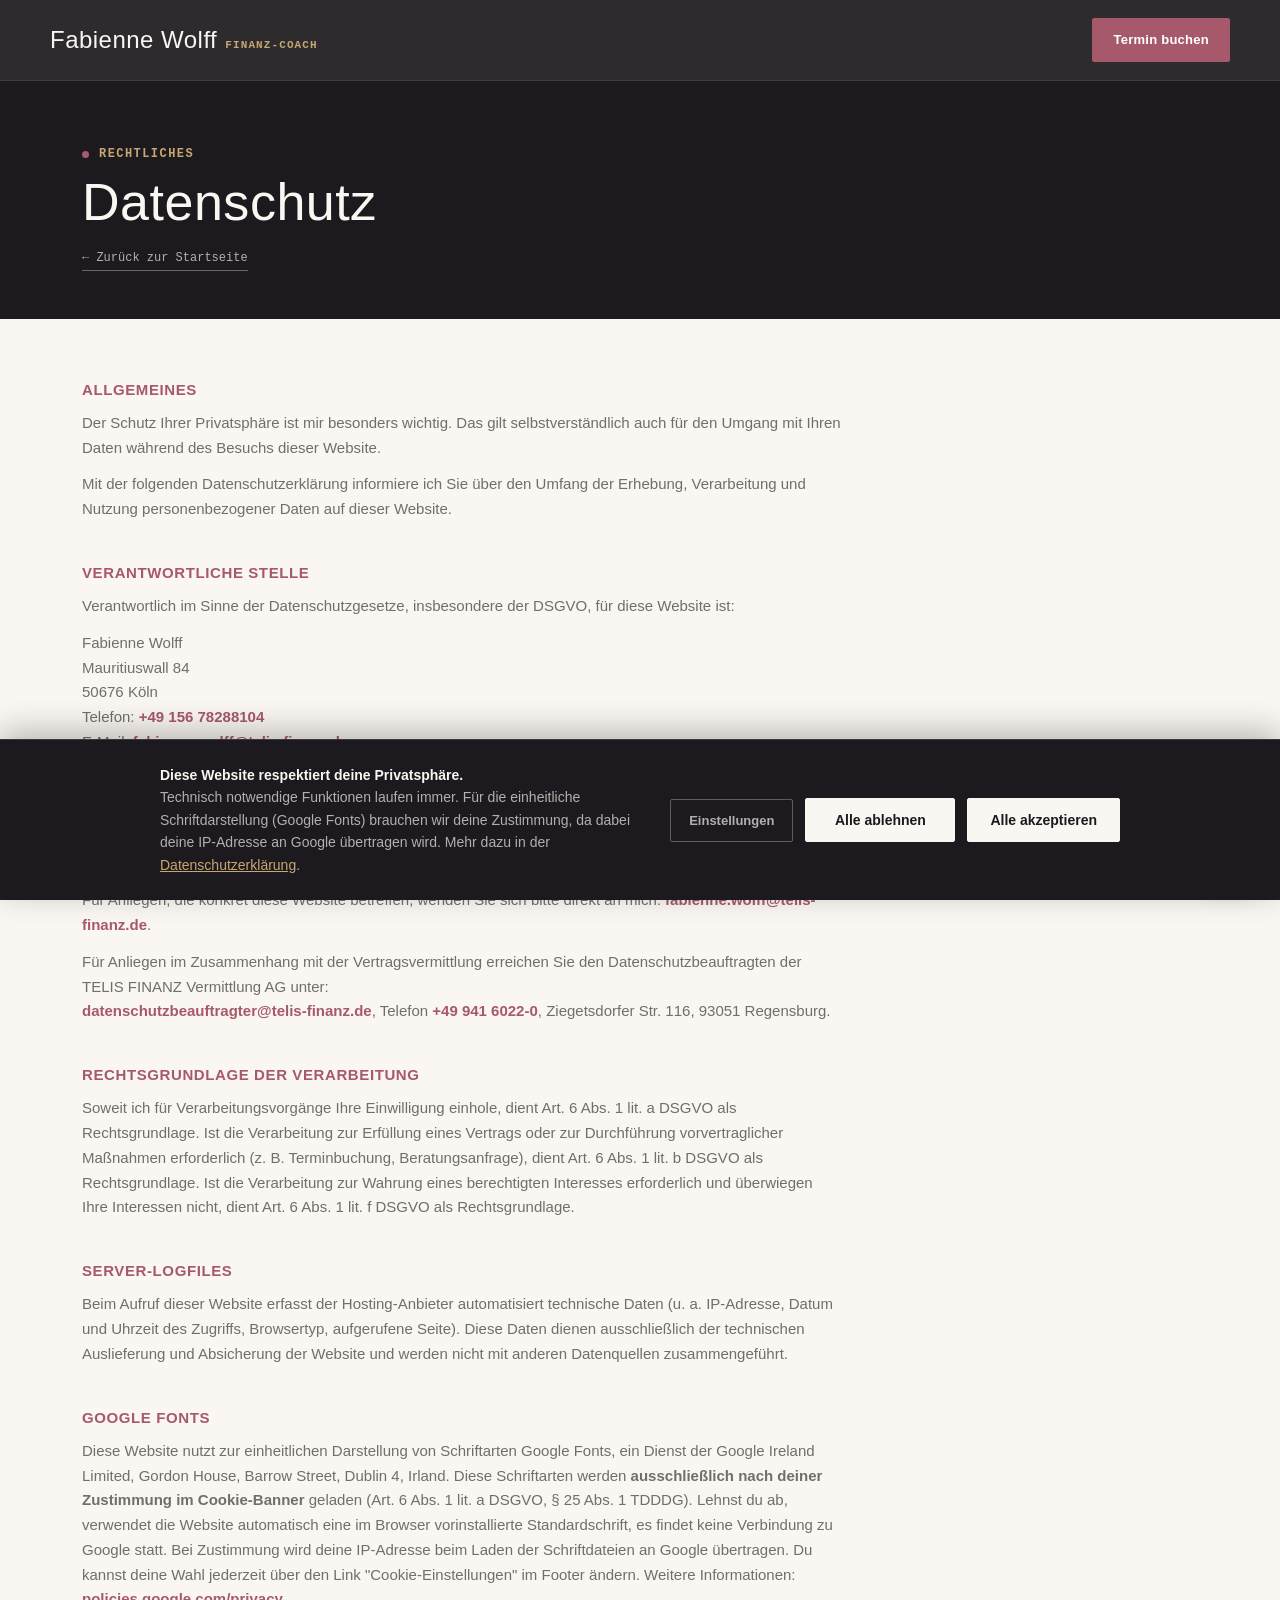
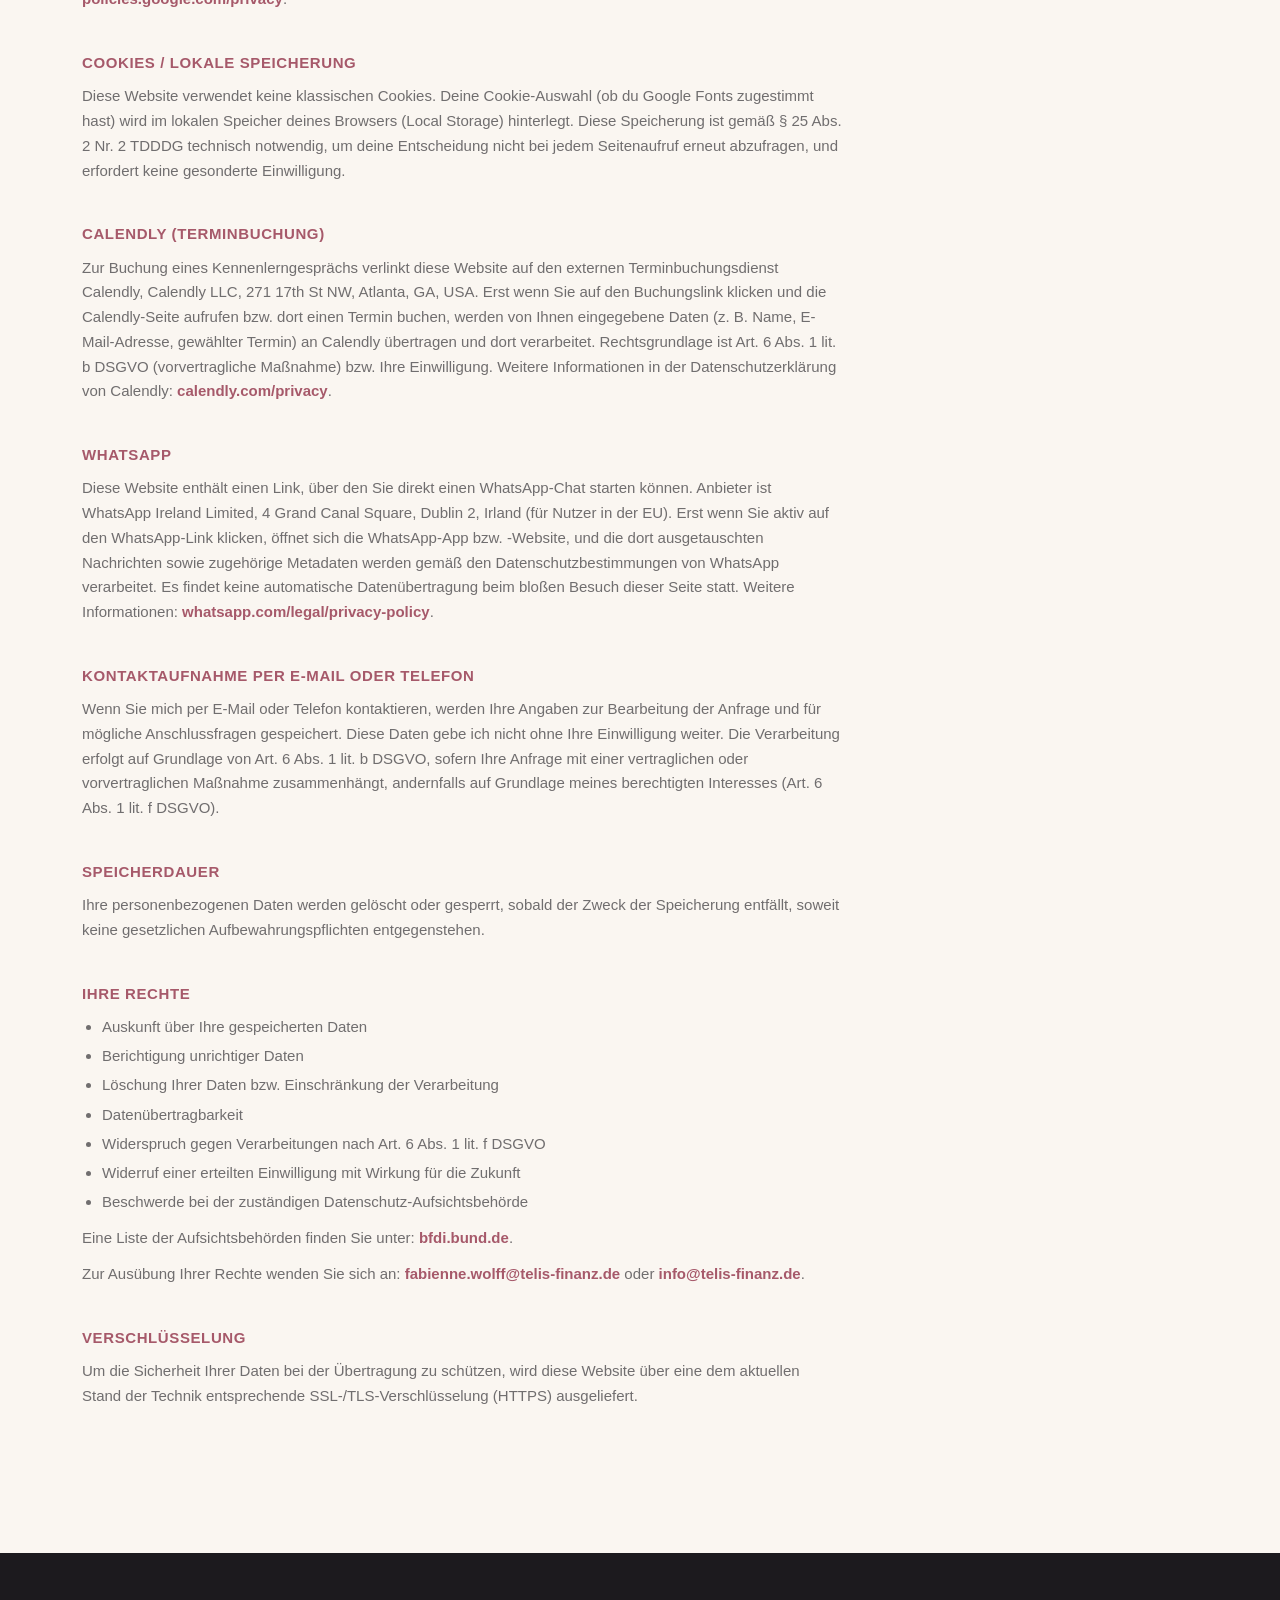
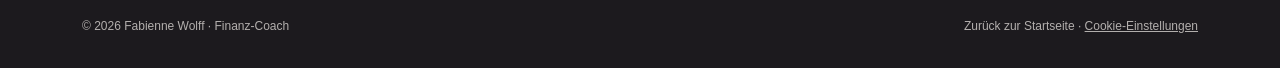
<file: datenschutz.html>
<!DOCTYPE html>
<html lang="de">
<head>
<meta charset="UTF-8">
<meta name="viewport" content="width=device-width, initial-scale=1">
<title>Datenschutz · Fabienne Wolff</title>
<link rel="stylesheet" href="styles.css">
<script src="cookie-consent.js" defer></script>
</head>
<body>

<header>
  <div class="wrap nav">
    <a href="index.html" class="logo">Fabienne Wolff<span>Finanz-Coach</span></a>
    <a href="index.html#booking" class="nav-cta">Termin buchen</a>
  </div>
</header>

<section class="legal-hero">
  <div class="wrap">
    <div class="eyebrow"><span class="dot"></span>Rechtliches</div>
    <h1>Datenschutz</h1>
    <a href="index.html" class="back">← Zurück zur Startseite</a>
  </div>
</section>

<section class="legal-body">
  <div class="wrap">

    <div class="block">
      <h2>Allgemeines</h2>
      <p>Der Schutz Ihrer Privatsphäre ist mir besonders wichtig. Das gilt selbstverständlich auch für den Umgang mit Ihren Daten während des Besuchs dieser Website.</p>
      <p>Mit der folgenden Datenschutzerklärung informiere ich Sie über den Umfang der Erhebung, Verarbeitung und Nutzung personenbezogener Daten auf dieser Website.</p>
    </div>

    <div class="block">
      <h2>Verantwortliche Stelle</h2>
      <p>Verantwortlich im Sinne der Datenschutzgesetze, insbesondere der DSGVO, für diese Website ist:</p>
      <address>
        Fabienne Wolff<br>
        Mauritiuswall 84<br>
        50676 Köln<br>
        Telefon: <a href="tel:+4915678288104">+49 156 78288104</a><br>
        E-Mail: <a href="mailto:fabienne.wolff@telis-finanz.de">fabienne.wolff@telis-finanz.de</a>
      </address>
      <p>Daten, die im Rahmen der eigentlichen Vertragsvermittlung (z. B. Versicherungs- oder Finanzprodukte) erhoben werden, verarbeitet die TELIS FINANZ Vermittlung AG als eigene verantwortliche Stelle weiter.</p>
    </div>

    <div class="block">
      <h2>Datenschutzbeauftragter</h2>
      <p>Für Anliegen, die konkret diese Website betreffen, wenden Sie sich bitte direkt an mich: <a href="mailto:fabienne.wolff@telis-finanz.de">fabienne.wolff@telis-finanz.de</a>.</p>
      <p>Für Anliegen im Zusammenhang mit der Vertragsvermittlung erreichen Sie den Datenschutzbeauftragten der TELIS FINANZ Vermittlung AG unter:<br>
      <a href="mailto:datenschutzbeauftragter@telis-finanz.de">datenschutzbeauftragter@telis-finanz.de</a>, Telefon <a href="tel:+4994160220">+49 941 6022-0</a>, Ziegetsdorfer Str. 116, 93051 Regensburg.</p>
    </div>

    <div class="block">
      <h2>Rechtsgrundlage der Verarbeitung</h2>
      <p>Soweit ich für Verarbeitungsvorgänge Ihre Einwilligung einhole, dient Art. 6 Abs. 1 lit. a DSGVO als Rechtsgrundlage. Ist die Verarbeitung zur Erfüllung eines Vertrags oder zur Durchführung vorvertraglicher Maßnahmen erforderlich (z. B. Terminbuchung, Beratungsanfrage), dient Art. 6 Abs. 1 lit. b DSGVO als Rechtsgrundlage. Ist die Verarbeitung zur Wahrung eines berechtigten Interesses erforderlich und überwiegen Ihre Interessen nicht, dient Art. 6 Abs. 1 lit. f DSGVO als Rechtsgrundlage.</p>
    </div>

    <div class="block">
      <h2>Server-Logfiles</h2>
      <p>Beim Aufruf dieser Website erfasst der Hosting-Anbieter automatisiert technische Daten (u. a. IP-Adresse, Datum und Uhrzeit des Zugriffs, Browsertyp, aufgerufene Seite). Diese Daten dienen ausschließlich der technischen Auslieferung und Absicherung der Website und werden nicht mit anderen Datenquellen zusammengeführt.</p>
    </div>

    <div class="block">
      <h2>Google Fonts</h2>
      <p>Diese Website nutzt zur einheitlichen Darstellung von Schriftarten Google Fonts, ein Dienst der Google Ireland Limited, Gordon House, Barrow Street, Dublin 4, Irland. Diese Schriftarten werden <strong>ausschließlich nach deiner Zustimmung im Cookie-Banner</strong> geladen (Art. 6 Abs. 1 lit. a DSGVO, § 25 Abs. 1 TDDDG). Lehnst du ab, verwendet die Website automatisch eine im Browser vorinstallierte Standardschrift, es findet keine Verbindung zu Google statt. Bei Zustimmung wird deine IP-Adresse beim Laden der Schriftdateien an Google übertragen. Du kannst deine Wahl jederzeit über den Link "Cookie-Einstellungen" im Footer ändern. Weitere Informationen: <a href="https://policies.google.com/privacy" target="_blank" rel="noopener">policies.google.com/privacy</a>.</p>
    </div>

    <div class="block">
      <h2>Cookies / lokale Speicherung</h2>
      <p>Diese Website verwendet keine klassischen Cookies. Deine Cookie-Auswahl (ob du Google Fonts zugestimmt hast) wird im lokalen Speicher deines Browsers (Local Storage) hinterlegt. Diese Speicherung ist gemäß § 25 Abs. 2 Nr. 2 TDDDG technisch notwendig, um deine Entscheidung nicht bei jedem Seitenaufruf erneut abzufragen, und erfordert keine gesonderte Einwilligung.</p>
    </div>

    <div class="block">
      <h2>Calendly (Terminbuchung)</h2>
      <p>Zur Buchung eines Kennenlerngesprächs verlinkt diese Website auf den externen Terminbuchungsdienst Calendly, Calendly LLC, 271 17th St NW, Atlanta, GA, USA. Erst wenn Sie auf den Buchungslink klicken und die Calendly-Seite aufrufen bzw. dort einen Termin buchen, werden von Ihnen eingegebene Daten (z. B. Name, E-Mail-Adresse, gewählter Termin) an Calendly übertragen und dort verarbeitet. Rechtsgrundlage ist Art. 6 Abs. 1 lit. b DSGVO (vorvertragliche Maßnahme) bzw. Ihre Einwilligung. Weitere Informationen in der Datenschutzerklärung von Calendly: <a href="https://calendly.com/privacy" target="_blank" rel="noopener">calendly.com/privacy</a>.</p>
    </div>

    <div class="block">
      <h2>WhatsApp</h2>
      <p>Diese Website enthält einen Link, über den Sie direkt einen WhatsApp-Chat starten können. Anbieter ist WhatsApp Ireland Limited, 4 Grand Canal Square, Dublin 2, Irland (für Nutzer in der EU). Erst wenn Sie aktiv auf den WhatsApp-Link klicken, öffnet sich die WhatsApp-App bzw. -Website, und die dort ausgetauschten Nachrichten sowie zugehörige Metadaten werden gemäß den Datenschutzbestimmungen von WhatsApp verarbeitet. Es findet keine automatische Datenübertragung beim bloßen Besuch dieser Seite statt. Weitere Informationen: <a href="https://www.whatsapp.com/legal/privacy-policy" target="_blank" rel="noopener">whatsapp.com/legal/privacy-policy</a>.</p>
    </div>

    <div class="block">
      <h2>Kontaktaufnahme per E-Mail oder Telefon</h2>
      <p>Wenn Sie mich per E-Mail oder Telefon kontaktieren, werden Ihre Angaben zur Bearbeitung der Anfrage und für mögliche Anschlussfragen gespeichert. Diese Daten gebe ich nicht ohne Ihre Einwilligung weiter. Die Verarbeitung erfolgt auf Grundlage von Art. 6 Abs. 1 lit. b DSGVO, sofern Ihre Anfrage mit einer vertraglichen oder vorvertraglichen Maßnahme zusammenhängt, andernfalls auf Grundlage meines berechtigten Interesses (Art. 6 Abs. 1 lit. f DSGVO).</p>
    </div>

    <div class="block">
      <h2>Speicherdauer</h2>
      <p>Ihre personenbezogenen Daten werden gelöscht oder gesperrt, sobald der Zweck der Speicherung entfällt, soweit keine gesetzlichen Aufbewahrungspflichten entgegenstehen.</p>
    </div>

    <div class="block">
      <h2>Ihre Rechte</h2>
      <ul>
        <li>Auskunft über Ihre gespeicherten Daten</li>
        <li>Berichtigung unrichtiger Daten</li>
        <li>Löschung Ihrer Daten bzw. Einschränkung der Verarbeitung</li>
        <li>Datenübertragbarkeit</li>
        <li>Widerspruch gegen Verarbeitungen nach Art. 6 Abs. 1 lit. f DSGVO</li>
        <li>Widerruf einer erteilten Einwilligung mit Wirkung für die Zukunft</li>
        <li>Beschwerde bei der zuständigen Datenschutz-Aufsichtsbehörde</li>
      </ul>
      <p>Eine Liste der Aufsichtsbehörden finden Sie unter: <a href="https://www.bfdi.bund.de/DE/Infothek/Anschriften_Links/anschriften_links-node.html" target="_blank" rel="noopener">bfdi.bund.de</a>.</p>
      <p>Zur Ausübung Ihrer Rechte wenden Sie sich an: <a href="mailto:fabienne.wolff@telis-finanz.de">fabienne.wolff@telis-finanz.de</a> oder <a href="mailto:info@telis-finanz.de">info@telis-finanz.de</a>.</p>
    </div>

    <div class="block">
      <h2>Verschlüsselung</h2>
      <p>Um die Sicherheit Ihrer Daten bei der Übertragung zu schützen, wird diese Website über eine dem aktuellen Stand der Technik entsprechende SSL-/TLS-Verschlüsselung (HTTPS) ausgeliefert.</p>
    </div>

  </div>
</section>

<footer>
  <div class="wrap">
    <div class="foot-bottom" style="border-top:none; padding-top:0;">
      <span>© 2026 Fabienne Wolff · Finanz-Coach</span>
      <span><a href="index.html">Zurück zur Startseite</a> · <a href="#" id="cookie-settings-reopen" class="footer-cookie-link" style="display:inline;">Cookie-Einstellungen</a></span>
    </div>
  </div>
</footer>

<a href="https://wa.me/4915678288104?text=Hallo%20Fabienne%21%20Ich%20will%20auch%20nochmal%20richtig%20Gas%20geben%20%E2%80%93%20lass%20uns%20%C3%BCber%20meine%20Finanzen%20sprechen%21" target="_blank" rel="noopener" class="wa-float" aria-label="Auf WhatsApp schreiben">
  <svg viewBox="0 0 448 512" aria-hidden="true"><path d="M380.9 97.1C339 55.1 283.2 32 223.9 32c-122.4 0-222 99.6-222 222 0 39.1 10.2 77.3 29.6 111L0 480l117.7-30.9c32.4 17.7 68.9 27 106.1 27h.1c122.3 0 224.1-99.6 224.1-222 0-59.3-25.2-115-67.1-157zm-157 341.6c-33.2 0-65.7-8.9-94-25.7l-6.7-4-69.8 18.3L72 359.2l-4.4-7c-18.5-29.4-28.2-63.3-28.2-98.2 0-101.7 82.8-184.5 184.6-184.5 49.3 0 95.6 19.2 130.4 54.1 34.8 34.9 56.2 81.2 56.1 130.5 0 101.8-84.9 184.6-186.6 184.6zm101.2-138.2c-5.5-2.8-32.8-16.2-37.9-18-5.1-1.9-8.8-2.8-12.5 2.8-3.7 5.6-14.3 18-17.6 21.8-3.2 3.7-6.5 4.2-12 1.4-32.6-16.3-54-29.1-75.5-66-5.7-9.8 5.7-9.1 16.3-30.3 1.8-3.7.9-6.9-.5-9.7-1.4-2.8-12.5-30.1-17.1-41.2-4.5-10.8-9.1-9.3-12.5-9.5-3.2-.2-6.9-.2-10.6-.2-3.7 0-9.7 1.4-14.8 6.9-5.1 5.6-19.4 19-19.4 46.3 0 27.3 19.9 53.7 22.6 57.4 2.8 3.7 39.1 59.7 94.8 83.8 35.2 15.2 49 16.5 66.6 13.9 10.7-1.6 32.8-13.4 37.4-26.4 4.6-13 4.6-24.1 3.2-26.4-1.3-2.5-5-3.9-10.5-6.6z"/></svg>
</a>

</body>
</html>
</file>
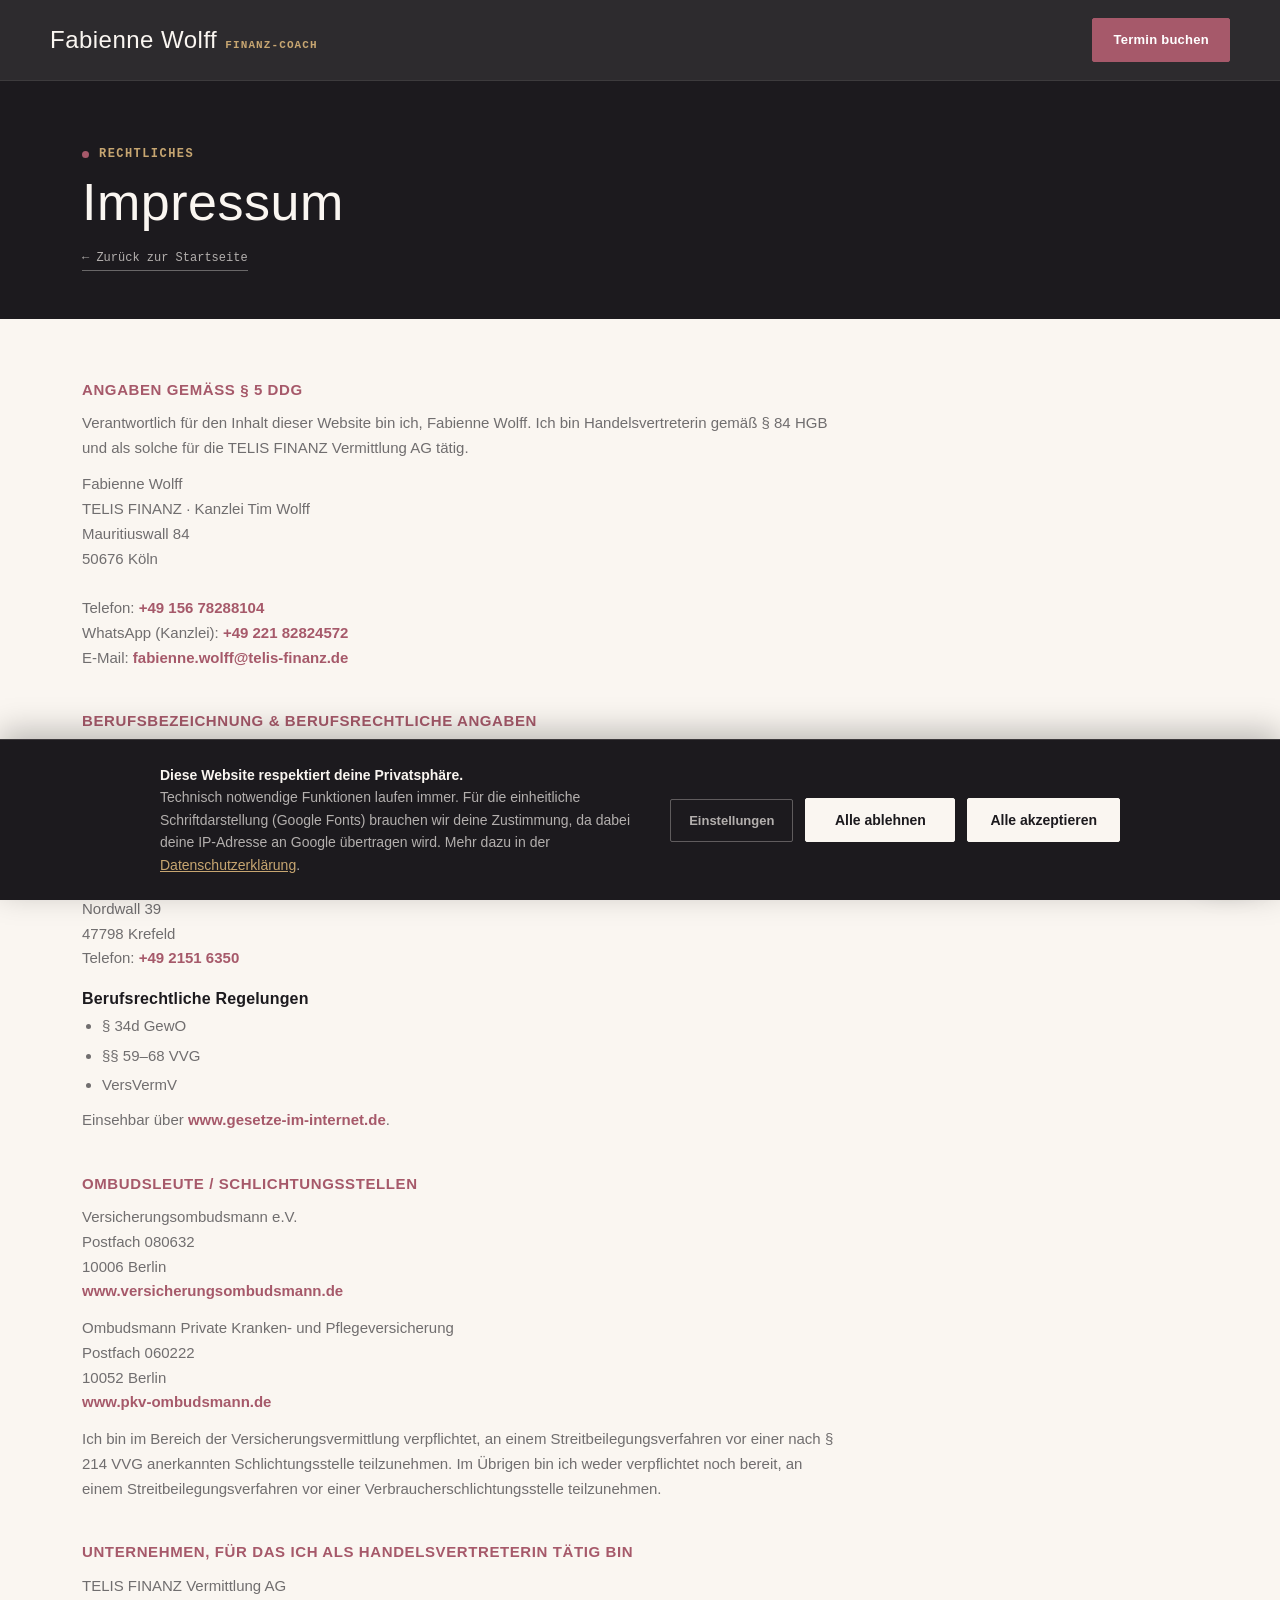
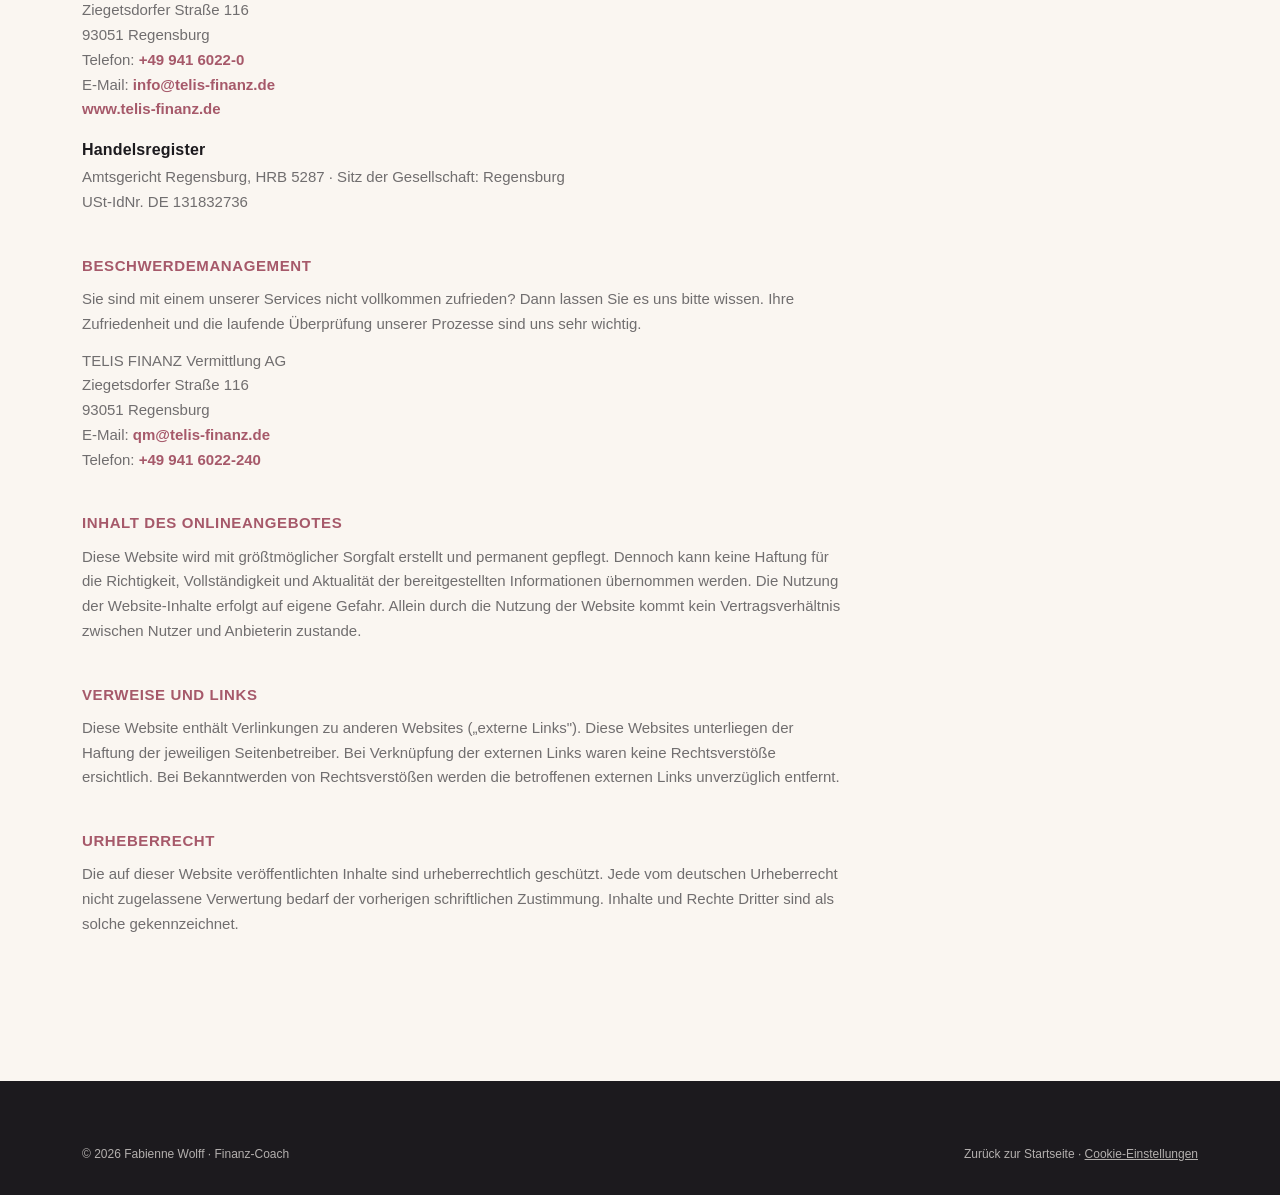
<file: impressum.html>
<!DOCTYPE html>
<html lang="de">
<head>
<meta charset="UTF-8">
<meta name="viewport" content="width=device-width, initial-scale=1">
<title>Impressum · Fabienne Wolff</title>
<link rel="stylesheet" href="styles.css">
<script src="cookie-consent.js" defer></script>
</head>
<body>

<header>
  <div class="wrap nav">
    <a href="index.html" class="logo">Fabienne Wolff<span>Finanz-Coach</span></a>
    <a href="index.html#booking" class="nav-cta">Termin buchen</a>
  </div>
</header>

<section class="legal-hero">
  <div class="wrap">
    <div class="eyebrow"><span class="dot"></span>Rechtliches</div>
    <h1>Impressum</h1>
    <a href="index.html" class="back">← Zurück zur Startseite</a>
  </div>
</section>

<section class="legal-body">
  <div class="wrap">

    <div class="block">
      <h2>Angaben gemäß § 5 DDG</h2>
      <p>Verantwortlich für den Inhalt dieser Website bin ich, Fabienne Wolff. Ich bin Handelsvertreterin gemäß § 84 HGB und als solche für die TELIS FINANZ Vermittlung AG tätig.</p>
      <address>
        Fabienne Wolff<br>
        TELIS FINANZ · Kanzlei Tim Wolff<br>
        Mauritiuswall 84<br>
        50676 Köln<br><br>
        Telefon: <a href="tel:+4915678288104">+49 156 78288104</a><br>
        WhatsApp (Kanzlei): <a href="tel:+4922182824572">+49 221 82824572</a><br>
        E-Mail: <a href="mailto:fabienne.wolff@telis-finanz.de">fabienne.wolff@telis-finanz.de</a>
      </address>
    </div>

    <div class="block">
      <h2>Berufsbezeichnung &amp; berufsrechtliche Angaben</h2>
      <p>Ich bin Versicherungsvertreterin mit Erlaubnis nach § 34d Abs. 1 GewO (Versicherungsvermittlerin), Bundesrepublik Deutschland.</p>
      <p>Register-Nr. D-VQ0U-UDDNQ-21 – überprüfbar unter <a href="https://www.vermittlerregister.info" target="_blank" rel="noopener">www.vermittlerregister.info</a></p>

      <h3>Aufsichtsbehörde</h3>
      <p>
        Industrie- und Handelskammer Krefeld<br>
        Nordwall 39<br>
        47798 Krefeld<br>
        Telefon: <a href="tel:+492151635 0">+49 2151 6350</a>
      </p>

      <h3>Berufsrechtliche Regelungen</h3>
      <ul>
        <li>§ 34d GewO</li>
        <li>§§ 59–68 VVG</li>
        <li>VersVermV</li>
      </ul>
      <p>Einsehbar über <a href="https://www.gesetze-im-internet.de" target="_blank" rel="noopener">www.gesetze-im-internet.de</a>.</p>
    </div>

    <div class="block">
      <h2>Ombudsleute / Schlichtungsstellen</h2>
      <p>
        Versicherungsombudsmann e.V.<br>
        Postfach 080632<br>
        10006 Berlin<br>
        <a href="https://www.versicherungsombudsmann.de" target="_blank" rel="noopener">www.versicherungsombudsmann.de</a>
      </p>
      <p>
        Ombudsmann Private Kranken- und Pflegeversicherung<br>
        Postfach 060222<br>
        10052 Berlin<br>
        <a href="https://www.pkv-ombudsmann.de" target="_blank" rel="noopener">www.pkv-ombudsmann.de</a>
      </p>
      <p>Ich bin im Bereich der Versicherungsvermittlung verpflichtet, an einem Streitbeilegungsverfahren vor einer nach § 214 VVG anerkannten Schlichtungsstelle teilzunehmen. Im Übrigen bin ich weder verpflichtet noch bereit, an einem Streitbeilegungsverfahren vor einer Verbraucherschlichtungsstelle teilzunehmen.</p>
    </div>

    <div class="block">
      <h2>Unternehmen, für das ich als Handelsvertreterin tätig bin</h2>
      <p>
        TELIS FINANZ Vermittlung AG<br>
        Ziegetsdorfer Straße 116<br>
        93051 Regensburg<br>
        Telefon: <a href="tel:+4994160220">+49 941 6022-0</a><br>
        E-Mail: <a href="mailto:info@telis-finanz.de">info@telis-finanz.de</a><br>
        <a href="https://www.telis-finanz.de" target="_blank" rel="noopener">www.telis-finanz.de</a>
      </p>
      <h3>Handelsregister</h3>
      <p>Amtsgericht Regensburg, HRB 5287 · Sitz der Gesellschaft: Regensburg<br>USt-IdNr. DE 131832736</p>
    </div>

    <div class="block">
      <h2>Beschwerdemanagement</h2>
      <p>Sie sind mit einem unserer Services nicht vollkommen zufrieden? Dann lassen Sie es uns bitte wissen. Ihre Zufriedenheit und die laufende Überprüfung unserer Prozesse sind uns sehr wichtig.</p>
      <p>
        TELIS FINANZ Vermittlung AG<br>
        Ziegetsdorfer Straße 116<br>
        93051 Regensburg<br>
        E-Mail: <a href="mailto:qm@telis-finanz.de">qm@telis-finanz.de</a><br>
        Telefon: <a href="tel:+4994160220240">+49 941 6022-240</a>
      </p>
    </div>

    <div class="block">
      <h2>Inhalt des Onlineangebotes</h2>
      <p>Diese Website wird mit größtmöglicher Sorgfalt erstellt und permanent gepflegt. Dennoch kann keine Haftung für die Richtigkeit, Vollständigkeit und Aktualität der bereitgestellten Informationen übernommen werden. Die Nutzung der Website-Inhalte erfolgt auf eigene Gefahr. Allein durch die Nutzung der Website kommt kein Vertragsverhältnis zwischen Nutzer und Anbieterin zustande.</p>
    </div>

    <div class="block">
      <h2>Verweise und Links</h2>
      <p>Diese Website enthält Verlinkungen zu anderen Websites („externe Links"). Diese Websites unterliegen der Haftung der jeweiligen Seitenbetreiber. Bei Verknüpfung der externen Links waren keine Rechtsverstöße ersichtlich. Bei Bekanntwerden von Rechtsverstößen werden die betroffenen externen Links unverzüglich entfernt.</p>
    </div>

    <div class="block">
      <h2>Urheberrecht</h2>
      <p>Die auf dieser Website veröffentlichten Inhalte sind urheberrechtlich geschützt. Jede vom deutschen Urheberrecht nicht zugelassene Verwertung bedarf der vorherigen schriftlichen Zustimmung. Inhalte und Rechte Dritter sind als solche gekennzeichnet.</p>
    </div>

  </div>
</section>

<footer>
  <div class="wrap">
    <div class="foot-bottom" style="border-top:none; padding-top:0;">
      <span>© 2026 Fabienne Wolff · Finanz-Coach</span>
      <span><a href="index.html">Zurück zur Startseite</a> · <a href="#" id="cookie-settings-reopen" class="footer-cookie-link" style="display:inline;">Cookie-Einstellungen</a></span>
    </div>
  </div>
</footer>

<a href="https://wa.me/4915678288104?text=Hallo%20Fabienne%21%20Ich%20will%20auch%20nochmal%20richtig%20Gas%20geben%20%E2%80%93%20lass%20uns%20%C3%BCber%20meine%20Finanzen%20sprechen%21" target="_blank" rel="noopener" class="wa-float" aria-label="Auf WhatsApp schreiben">
  <svg viewBox="0 0 448 512" aria-hidden="true"><path d="M380.9 97.1C339 55.1 283.2 32 223.9 32c-122.4 0-222 99.6-222 222 0 39.1 10.2 77.3 29.6 111L0 480l117.7-30.9c32.4 17.7 68.9 27 106.1 27h.1c122.3 0 224.1-99.6 224.1-222 0-59.3-25.2-115-67.1-157zm-157 341.6c-33.2 0-65.7-8.9-94-25.7l-6.7-4-69.8 18.3L72 359.2l-4.4-7c-18.5-29.4-28.2-63.3-28.2-98.2 0-101.7 82.8-184.5 184.6-184.5 49.3 0 95.6 19.2 130.4 54.1 34.8 34.9 56.2 81.2 56.1 130.5 0 101.8-84.9 184.6-186.6 184.6zm101.2-138.2c-5.5-2.8-32.8-16.2-37.9-18-5.1-1.9-8.8-2.8-12.5 2.8-3.7 5.6-14.3 18-17.6 21.8-3.2 3.7-6.5 4.2-12 1.4-32.6-16.3-54-29.1-75.5-66-5.7-9.8 5.7-9.1 16.3-30.3 1.8-3.7.9-6.9-.5-9.7-1.4-2.8-12.5-30.1-17.1-41.2-4.5-10.8-9.1-9.3-12.5-9.5-3.2-.2-6.9-.2-10.6-.2-3.7 0-9.7 1.4-14.8 6.9-5.1 5.6-19.4 19-19.4 46.3 0 27.3 19.9 53.7 22.6 57.4 2.8 3.7 39.1 59.7 94.8 83.8 35.2 15.2 49 16.5 66.6 13.9 10.7-1.6 32.8-13.4 37.4-26.4 4.6-13 4.6-24.1 3.2-26.4-1.3-2.5-5-3.9-10.5-6.6z"/></svg>
</a>

</body>
</html>
</file>
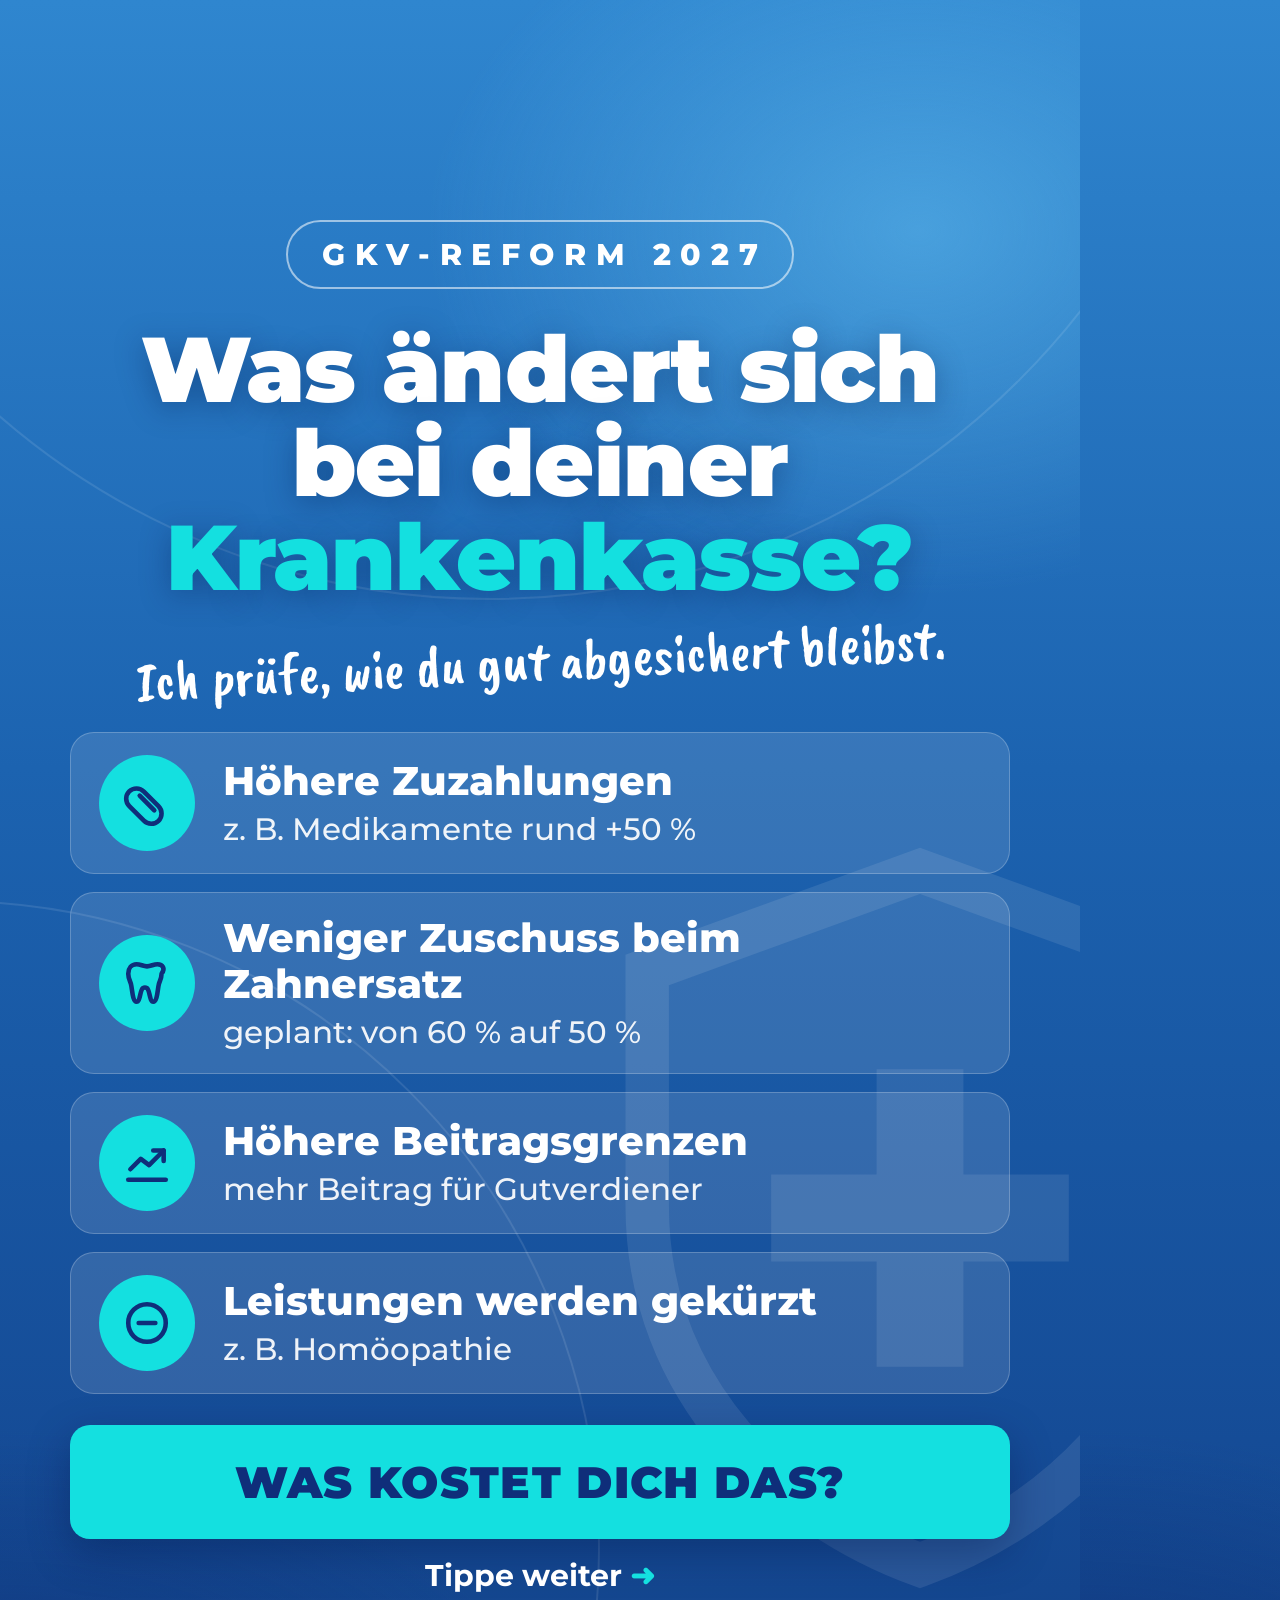
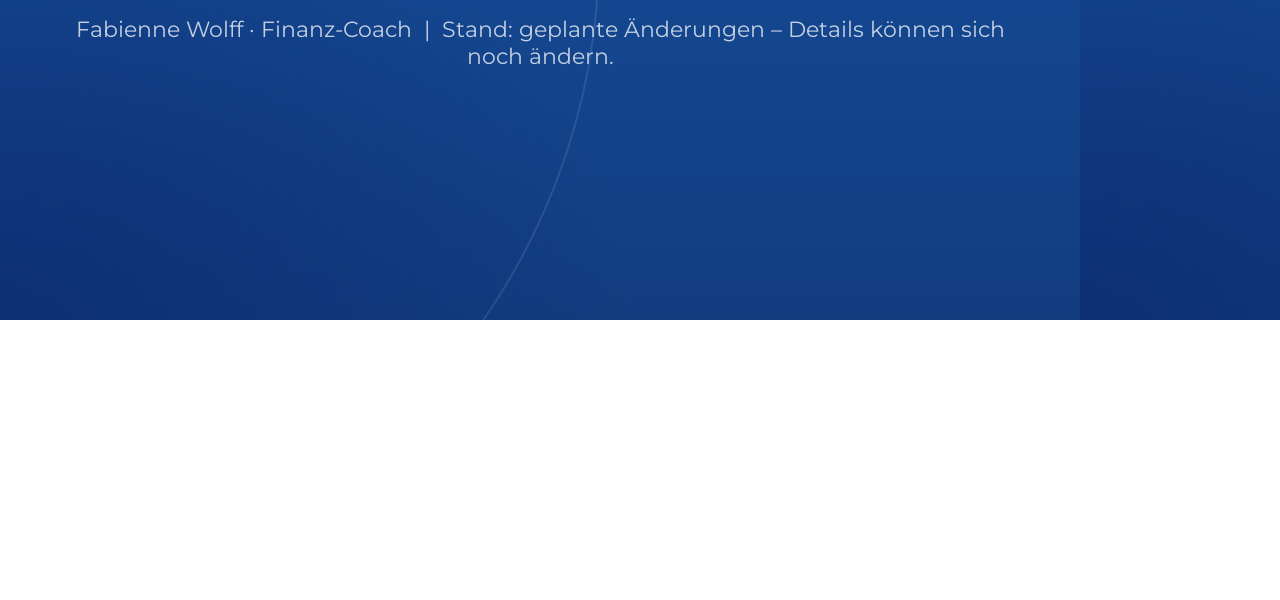
<file: social/whatsapp-status/status-1-reform.html>
<!doctype html>
<html lang="de">
<head>
<meta charset="utf-8">
<title>Status 1 · GKV-Reform 2027</title>
<link href="https://fonts.googleapis.com/css2?family=Montserrat:wght@500;600;700;800;900&family=Caveat+Brush&display=swap" rel="stylesheet">
<link rel="stylesheet" href="status.css">
</head>
<body>
  <div class="arc a"></div><div class="arc b"></div>
  <svg class="shield" viewBox="0 0 100 120"><path d="M50 4 L94 20 V58 C94 88 72 108 50 116 C28 108 6 88 6 58 V20 Z" stroke="#fff" stroke-width="7" fill="none"/><path d="M50 36 V84 M26 60 H74" stroke="#fff" stroke-width="14"/></svg>
  <div class="safe">
    <div class="pill">GKV-REFORM 2027</div>
    <h1>Was ändert sich<br>bei deiner<br><span class="hl">Krankenkasse?</span></h1>
    <div class="script">Ich prüfe, wie du gut abgesichert bleibst.</div>

    <div class="list">
      <div class="item">
        <div class="ico"><svg viewBox="0 0 24 24"><path d="M10.5 20.5 3.5 13.5a4.95 4.95 0 1 1 7-7l7 7a4.95 4.95 0 1 1-7 7Z"/><path d="m8.5 8.5 7 7"/></svg></div>
        <div><div class="t">Höhere Zuzahlungen</div><div class="s">z. B. Medikamente rund +50 %</div></div>
      </div>
      <div class="item">
        <div class="ico"><svg viewBox="0 0 24 24"><path d="M7 3c-2.5 0-4 2-4 4.5 0 2 .8 3.4 1.3 5 .6 2.2.7 8.5 2.7 8.5 1.8 0 1.6-5.5 3-6.5.6-.4 1.4-.4 2 0 1.4 1 1.2 6.5 3 6.5 2 0 2.1-6.3 2.7-8.5.5-1.6 1.3-3 1.3-5C21 5 19.5 3 17 3c-2 0-3 1-5 1S9 3 7 3Z"/></svg></div>
        <div><div class="t">Weniger Zuschuss beim Zahnersatz</div><div class="s">geplant: von 60 % auf 50 %</div></div>
      </div>
      <div class="item">
        <div class="ico"><svg viewBox="0 0 24 24"><path d="M3 20h18"/><path d="m4 15 5-5 4 3 7-7"/><path d="M15 6h5v5"/></svg></div>
        <div><div class="t">Höhere Beitragsgrenzen</div><div class="s">mehr Beitrag für Gutverdiener</div></div>
      </div>
      <div class="item">
        <div class="ico"><svg viewBox="0 0 24 24"><circle cx="12" cy="12" r="9"/><path d="M8 12h8"/></svg></div>
        <div><div class="t">Leistungen werden gekürzt</div><div class="s">z. B. Homöopathie</div></div>
      </div>
    </div>

        <div class="cta">
      <div class="btn">WAS KOSTET DICH DAS?</div>
      <div class="next">Tippe weiter <b>➜</b></div>
    </div>
    <div class="foot">Fabienne Wolff · Finanz-Coach &nbsp;|&nbsp; Stand: geplante Änderungen – Details können sich noch ändern.</div>
  </div>
</body>
</html>
</file>
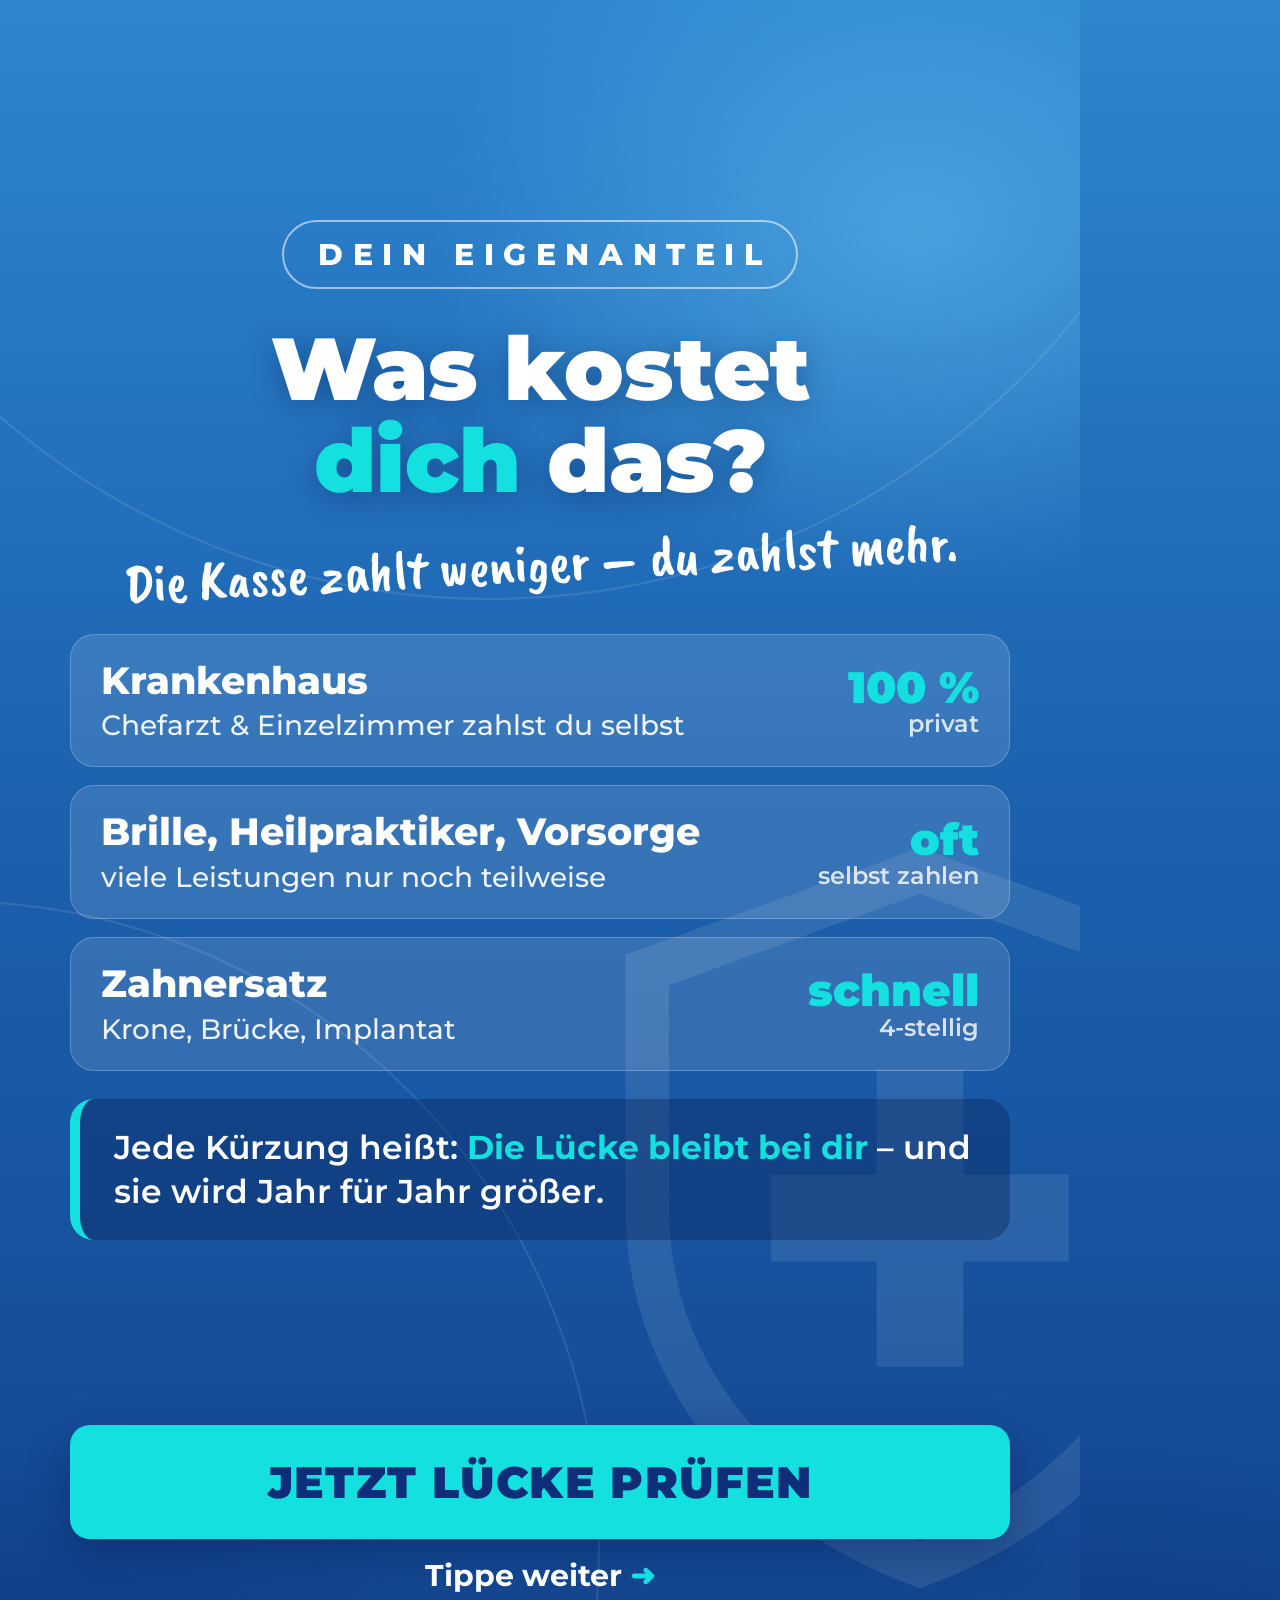
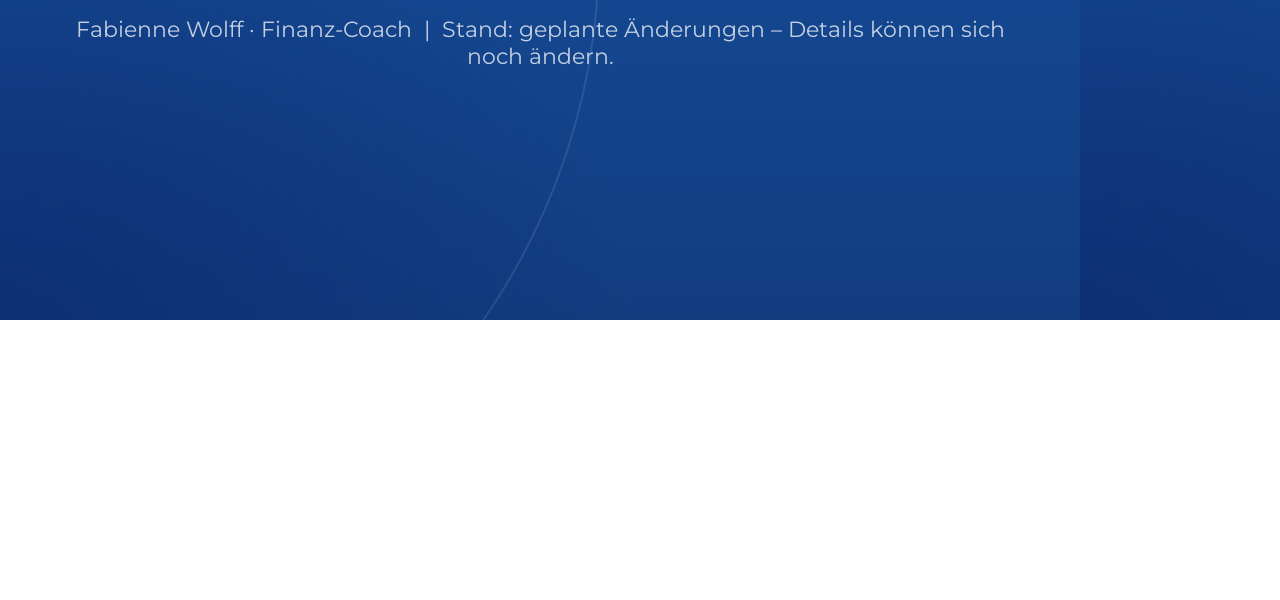
<file: social/whatsapp-status/status-2-kosten.html>
<!doctype html>
<html lang="de">
<head>
<meta charset="utf-8">
<title>Status 2 · Was kostet dich das</title>
<link href="https://fonts.googleapis.com/css2?family=Montserrat:wght@500;600;700;800;900&family=Caveat+Brush&display=swap" rel="stylesheet">
<link rel="stylesheet" href="status.css">
</head>
<body>
  <div class="arc a"></div><div class="arc b"></div>
  <svg class="shield" viewBox="0 0 100 120"><path d="M50 4 L94 20 V58 C94 88 72 108 50 116 C28 108 6 88 6 58 V20 Z" stroke="#fff" stroke-width="7" fill="none"/><path d="M50 36 V84 M26 60 H74" stroke="#fff" stroke-width="14"/></svg>
  <div class="safe">
    <div class="pill">DEIN EIGENANTEIL</div>
    <h2>Was kostet<br><span class="hl">dich</span> das?</h2>
    <div class="script">Die Kasse zahlt weniger – du zahlst mehr.</div>
    <div class="list">
      <div class="cost"><div><div class="t">Krankenhaus</div><div class="s">Chefarzt &amp; Einzelzimmer zahlst du selbst</div></div><div class="v">100 %<small>privat</small></div></div>
      <div class="cost"><div><div class="t">Brille, Heilpraktiker, Vorsorge</div><div class="s">viele Leistungen nur noch teilweise</div></div><div class="v">oft<small>selbst zahlen</small></div></div>
      <div class="cost"><div><div class="t">Zahnersatz</div><div class="s">Krone, Brücke, Implantat</div></div><div class="v">schnell<small>4-stellig</small></div></div>
    </div>
    <div class="box">Jede Kürzung heißt: <b>Die Lücke bleibt bei dir</b> – und sie wird Jahr für Jahr größer.</div>
    <div class="cta">
      <div class="btn">JETZT LÜCKE PRÜFEN</div>
      <div class="next">Tippe weiter <b>➜</b></div>
    </div>
    <div class="foot">Fabienne Wolff · Finanz-Coach &nbsp;|&nbsp; Stand: geplante Änderungen – Details können sich noch ändern.</div>
  </div>
</body>
</html>
</file>
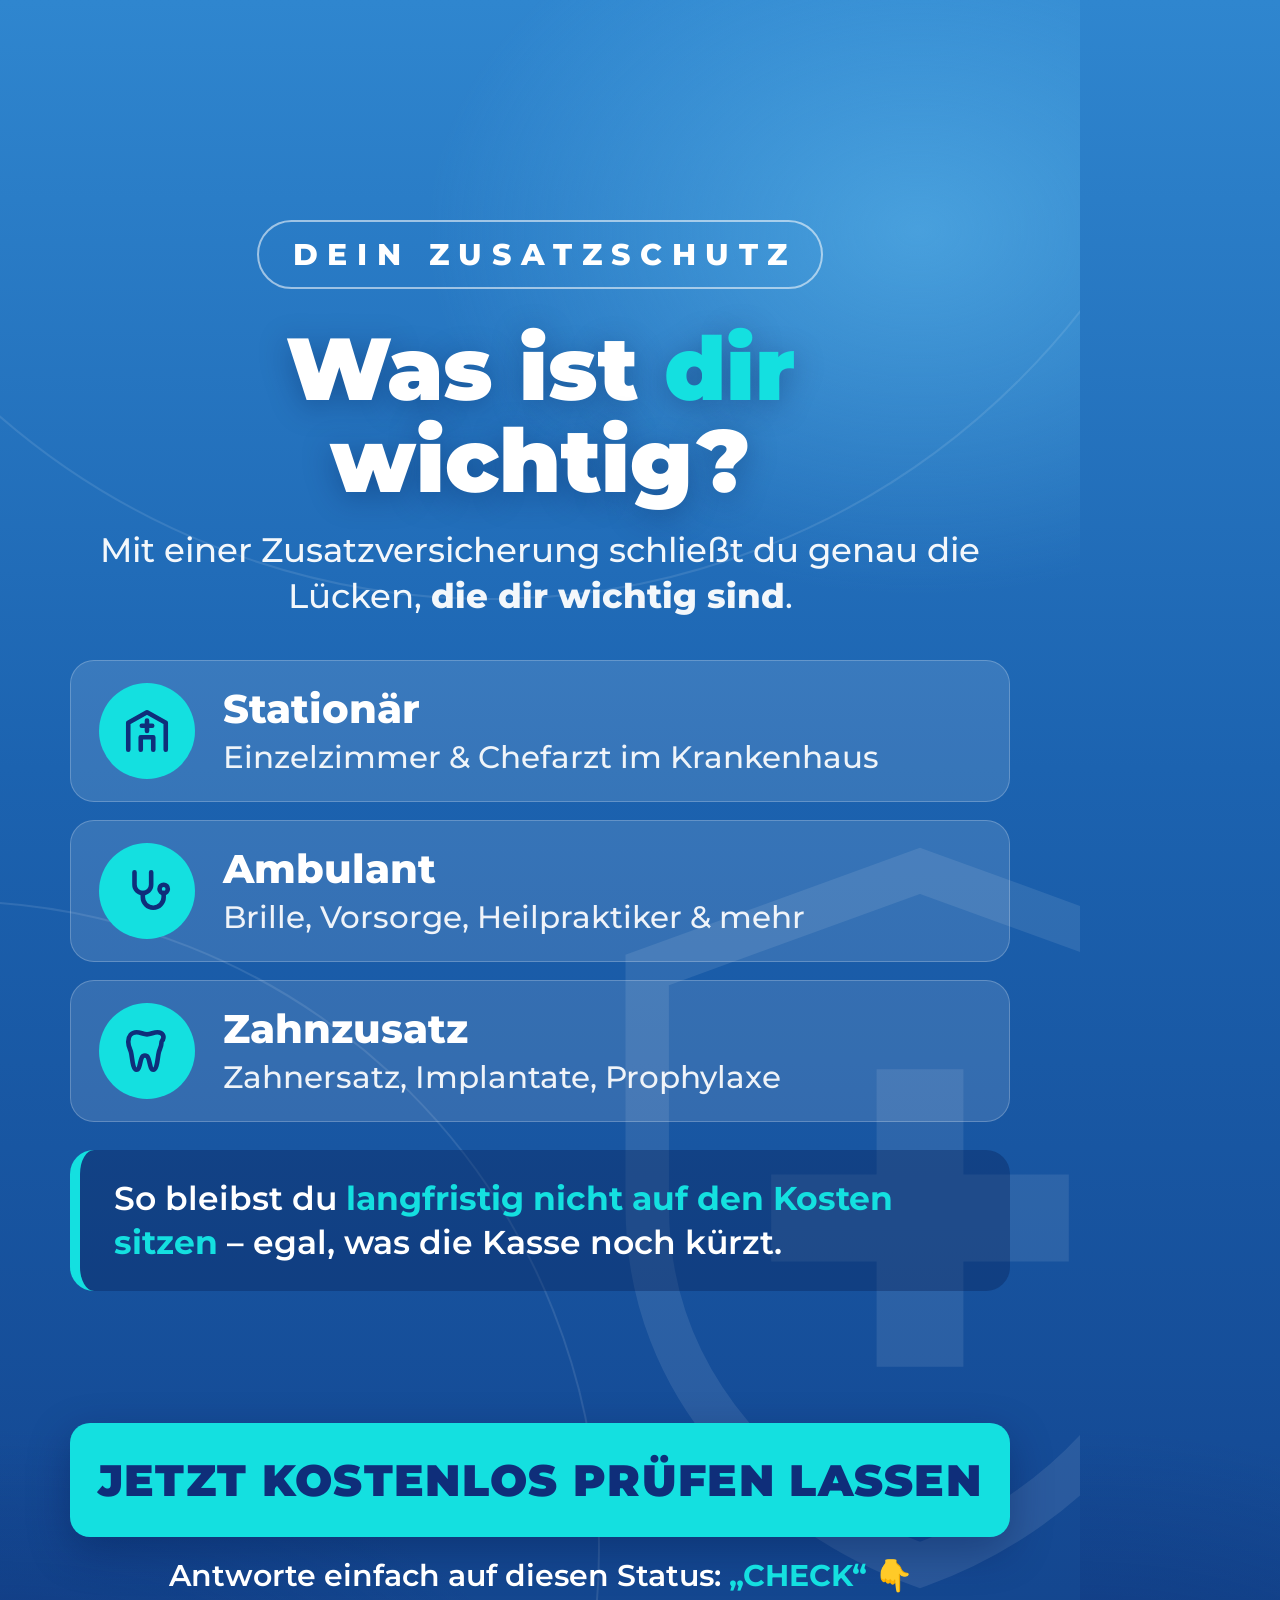
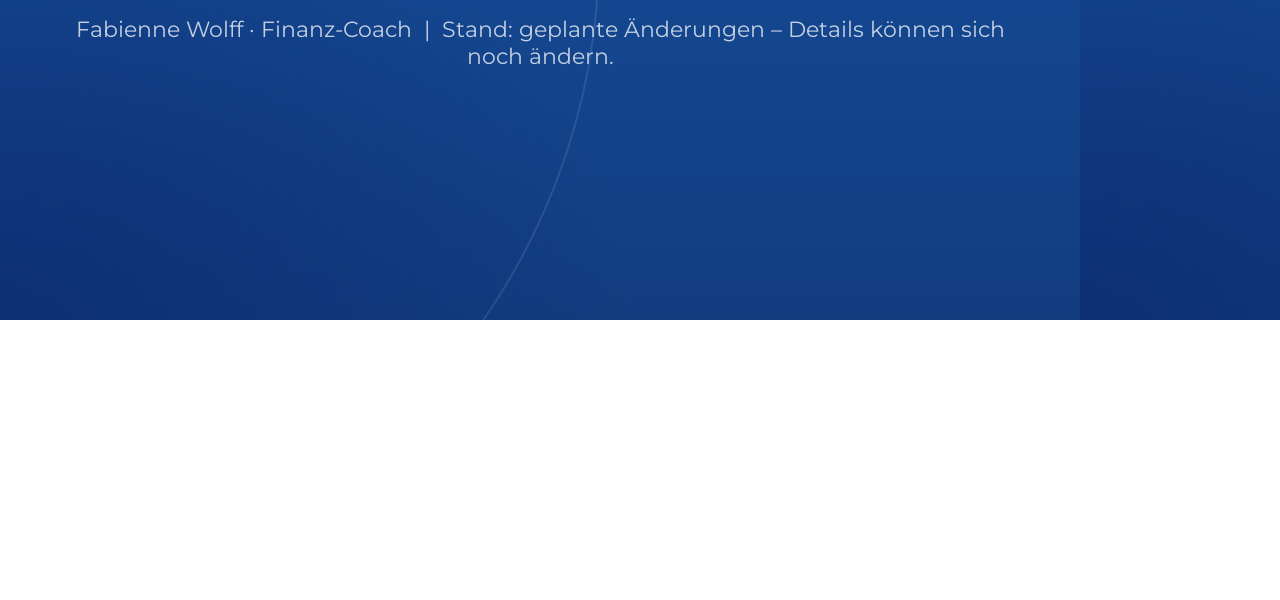
<file: social/whatsapp-status/status-3-zusatzschutz.html>
<!doctype html>
<html lang="de">
<head>
<meta charset="utf-8">
<title>Status 3 · Zusatzschutz</title>
<link href="https://fonts.googleapis.com/css2?family=Montserrat:wght@500;600;700;800;900&family=Caveat+Brush&display=swap" rel="stylesheet">
<link rel="stylesheet" href="status.css">
</head>
<body>
  <div class="arc a"></div><div class="arc b"></div>
  <svg class="shield" viewBox="0 0 100 120"><path d="M50 4 L94 20 V58 C94 88 72 108 50 116 C28 108 6 88 6 58 V20 Z" stroke="#fff" stroke-width="7" fill="none"/><path d="M50 36 V84 M26 60 H74" stroke="#fff" stroke-width="14"/></svg>
  <div class="safe">
    <div class="pill">DEIN ZUSATZSCHUTZ</div>
    <h2>Was ist <span class="hl">dir</span><br>wichtig?</h2>
    <div class="lead">Mit einer Zusatzversicherung schließt du genau die Lücken, <b>die dir wichtig sind</b>.</div>
    <div class="list">
      <div class="item">
        <div class="ico"><svg viewBox="0 0 24 24"><path d="M3 21V8l9-5 9 5v13"/><path d="M9 21v-6h6v6"/><path d="M12 7v5M9.5 9.5h5"/></svg></div>
        <div><div class="t">Stationär</div><div class="s">Einzelzimmer &amp; Chefarzt im Krankenhaus</div></div>
      </div>
      <div class="item">
        <div class="ico"><svg viewBox="0 0 24 24"><path d="M6 3v6a4 4 0 0 0 8 0V3"/><path d="M10 13v2a5 5 0 0 0 10 0v-2"/><circle cx="20" cy="11" r="2"/></svg></div>
        <div><div class="t">Ambulant</div><div class="s">Brille, Vorsorge, Heilpraktiker &amp; mehr</div></div>
      </div>
      <div class="item">
        <div class="ico"><svg viewBox="0 0 24 24"><path d="M7 3c-2.5 0-4 2-4 4.5 0 2 .8 3.4 1.3 5 .6 2.2.7 8.5 2.7 8.5 1.8 0 1.6-5.5 3-6.5.6-.4 1.4-.4 2 0 1.4 1 1.2 6.5 3 6.5 2 0 2.1-6.3 2.7-8.5.5-1.6 1.3-3 1.3-5C21 5 19.5 3 17 3c-2 0-3 1-5 1S9 3 7 3Z"/></svg></div>
        <div><div class="t">Zahnzusatz</div><div class="s">Zahnersatz, Implantate, Prophylaxe</div></div>
      </div>
    </div>
    <div class="box">So bleibst du <b>langfristig nicht auf den Kosten sitzen</b> – egal, was die Kasse noch kürzt.</div>
    <div class="cta">
      <div class="btn">JETZT KOSTENLOS PRÜFEN LASSEN</div>
      <div class="sub">Antworte einfach auf diesen Status: <b>„CHECK“</b> 👇</div>
    </div>
    <div class="foot">Fabienne Wolff · Finanz-Coach &nbsp;|&nbsp; Stand: geplante Änderungen – Details können sich noch ändern.</div>
  </div>
</body>
</html>
</file>
<file: styles.css>
:root{
    --ink:#1C1A1E;
    --ink-soft:#252228;
    --chalk:#FAF6F1;
    --chalk-line:#E7DED5;
    --white:#FFFFFF;
    --bib:#A6596A;
    --bib-deep:#8A4655;
    --track:#C7A671;
    --stone:#8B8478;
    --chalk-dim:rgba(250,246,241,0.68);
    --ink-dim:rgba(28,26,30,0.62);
    --radius:2px;
    --display: 'Bebas Neue', sans-serif;
    --body: 'Inter', -apple-system, sans-serif;
    --mono: 'JetBrains Mono', monospace;
  }
  *{box-sizing:border-box; margin:0; padding:0;}
  html{scroll-behavior:smooth;}
  body{
    font-family:var(--body);
    background:var(--chalk);
    color:var(--ink);
    line-height:1.55;
    -webkit-font-smoothing:antialiased;
  }
  img{max-width:100%; display:block;}
  a{color:inherit; text-decoration:none;}
  .wrap{max-width:1180px; margin:0 auto; padding:0 32px;}
  @media(max-width:640px){.wrap{padding:0 20px;}}

  h1,h2,h3{font-family:var(--display); letter-spacing:0.01em; line-height:0.95; font-weight:400;}
  .eyebrow{
    font-family:var(--mono); font-size:12px; letter-spacing:0.12em; text-transform:uppercase;
    display:flex; align-items:center; gap:10px; font-weight:700;
  }
  .eyebrow .dot{width:7px;height:7px;border-radius:50%;background:var(--bib); display:inline-block;}

  /* ===== NAV ===== */
  header{
    position:sticky; top:0; z-index:50;
    background:rgba(28,26,30,0.92); backdrop-filter:blur(8px);
    border-bottom:1px solid rgba(250,246,241,0.08);
  }
  .nav{display:flex; align-items:center; justify-content:space-between; padding:18px 0;}
  .logo{
    font-family:var(--display); font-size:24px; color:var(--chalk); letter-spacing:0.02em;
    display:flex; align-items:baseline; gap:8px;
  }
  .logo span{font-family:var(--mono); font-size:11px; color:var(--track); text-transform:uppercase; letter-spacing:0.1em; font-weight:700;}
  .navlinks{display:flex; gap:32px; font-size:14px; color:var(--chalk-dim); font-weight:500;}
  .navlinks a:hover{color:var(--chalk);}
  .nav-cta{
    background:var(--bib); color:var(--white); font-weight:700; font-size:13px;
    padding:11px 20px; border-radius:var(--radius); letter-spacing:0.02em;
    border:1px solid var(--bib);
  }
  .nav-cta:hover{background:var(--bib-deep); border-color:var(--bib-deep);}
  @media(max-width:860px){.navlinks{display:none;}}

  /* ===== HERO ===== */
  .hero{
    position:relative; min-height:92vh; display:flex; align-items:flex-end;
    background:linear-gradient(180deg, rgba(28,26,30,0.35) 0%, rgba(28,26,30,0.55) 45%, rgba(28,26,30,0.96) 100%), url('images/hero-marathon-finish.jpg') center 20%/cover no-repeat;
    color:var(--chalk);
  }
  .hero-inner{padding:120px 0 72px; width:100%;}
  .split-clock{
    display:inline-flex; align-items:center; gap:10px; font-family:var(--mono);
    font-size:13px; color:var(--track); border:1px solid rgba(255,138,61,0.4);
    padding:8px 14px; border-radius:var(--radius); margin-bottom:28px; letter-spacing:0.04em;
    background:rgba(28,26,30,0.4);
  }
  #stopwatch{font-weight:700; color:var(--chalk); min-width:78px; display:inline-block; font-variant-numeric:tabular-nums;}
  .hero h1{
    font-size:clamp(40px, 7vw, 84px); max-width:920px; margin-bottom:24px;
  }
  .hero h1 em{font-style:normal; color:var(--track);}
  .hero p.lede{
    font-size:19px; max-width:560px; color:var(--chalk-dim); margin-bottom:36px; font-weight:400;
  }
  .hero-ctas{display:flex; gap:16px; flex-wrap:wrap;}
  .btn{
    display:inline-flex; align-items:center; gap:8px; padding:16px 28px; border-radius:var(--radius);
    font-weight:700; font-size:15px; letter-spacing:0.01em; transition:transform .15s ease, background .15s ease;
    border:1px solid transparent;
  }
  .btn-primary{background:var(--bib); color:var(--white);}
  .btn-primary:hover{background:var(--bib-deep); transform:translateY(-1px);}
  .btn-ghost{border-color:rgba(250,246,241,0.35); color:var(--chalk);}
  .btn-ghost:hover{border-color:var(--chalk); background:rgba(250,246,241,0.06);}

  /* ===== PAINPOINTS ===== */
  .section{padding:104px 0;}
  .section-dark{background:var(--ink); color:var(--chalk);}
  .section-head{max-width:680px; margin-bottom:56px;}
  .section-head .eyebrow{margin-bottom:18px; color:var(--stone);}
  .section-dark .eyebrow{color:var(--track);}
  .section-head h2{font-size:clamp(30px,4.4vw,48px); margin-bottom:0;}
  .lead-text{font-size:18px; max-width:640px; color:var(--ink-dim); margin-top:20px;}
  .section-dark .lead-text{color:var(--chalk-dim);}

  .cards{display:grid; grid-template-columns:repeat(5,1fr); gap:1px; background:rgba(250,246,241,0.1); border:1px solid rgba(250,246,241,0.1);}
  .card{background:var(--ink); padding:32px 24px; min-height:230px; display:flex; flex-direction:column; justify-content:space-between;}
  .card .num{font-family:var(--mono); font-size:12px; color:var(--track); font-weight:700;}
  .card h3{font-family:var(--body); font-size:17px; font-weight:700; margin:24px 0 10px; line-height:1.25;}
  .card p{font-size:14px; color:var(--chalk-dim);}
  @media(max-width:980px){.cards{grid-template-columns:1fr 1fr;}}
  @media(max-width:600px){.cards{grid-template-columns:1fr;}}

  /* ===== ABOUT ===== */
  .about{display:grid; grid-template-columns:0.85fr 1.15fr; gap:64px; align-items:center;}
  @media(max-width:900px){.about{grid-template-columns:1fr; gap:40px;}}
  .about-photo{position:relative;}
  .about-photo img{border-radius:var(--radius); width:100%; aspect-ratio:4/5; object-fit:cover; object-position:top;}
  .about-tag{
    position:absolute; bottom:-18px; left:-18px; background:var(--bib); color:var(--white);
    font-family:var(--mono); font-size:12px; font-weight:700; padding:12px 16px; border-radius:var(--radius);
    letter-spacing:0.05em; box-shadow:0 8px 24px rgba(0,0,0,0.18);
  }
  @media(max-width:640px){.about-tag{left:0;}}
  .about h2{font-size:clamp(28px,4vw,44px); margin-bottom:20px;}
  .about p{font-size:17px; color:var(--ink-dim); margin-bottom:18px; max-width:560px;}
  .taglist{display:flex; flex-wrap:wrap; gap:10px; margin-top:28px;}
  .taglist span{
    font-family:var(--mono); font-size:12px; text-transform:uppercase; letter-spacing:0.06em;
    border:1px solid var(--chalk-line); padding:8px 14px; border-radius:var(--radius); color:var(--stone); font-weight:700;
  }

  /* ===== GALLERY ===== */
  .gallery-strip{display:grid; grid-template-columns:repeat(4,1fr); gap:12px; margin-top:64px;}
  .gallery-strip figure{position:relative; overflow:hidden; border-radius:var(--radius); aspect-ratio:3/4;}
  .gallery-strip img{width:100%; height:100%; object-fit:cover; transition:transform .5s ease;}
  .gallery-strip figure:hover img{transform:scale(1.06);}
  @media(max-width:760px){.gallery-strip{grid-template-columns:repeat(2,1fr);}}

  /* ===== PROCESS ===== */
  .splits{border-top:1px solid var(--chalk-line);}
  .split-row{
    display:grid; grid-template-columns:90px 1fr 1.4fr; gap:32px; align-items:start;
    padding:36px 0; border-bottom:1px solid var(--chalk-line);
  }
  .split-row .split-num{font-family:var(--mono); font-size:15px; color:var(--bib); font-weight:700; padding-top:4px;}
  .split-row h3{font-family:var(--body); font-size:21px; font-weight:800;}
  .split-row p{color:var(--ink-dim); font-size:15px; max-width:480px;}
  @media(max-width:700px){.split-row{grid-template-columns:50px 1fr; }
    .split-row p{grid-column:1/-1;}}

  .quote-block{
    margin-top:64px; padding:44px; background:var(--white); border:1px solid var(--chalk-line); border-radius:var(--radius);
    display:flex; gap:28px; align-items:center; flex-wrap:wrap; color:var(--ink);
  }
  .quote-block blockquote{font-family:var(--body); font-weight:600; font-size:clamp(19px,2.1vw,24px); line-height:1.45; flex:1; min-width:280px; color:var(--ink);}
  .quote-block cite{display:block; font-style:normal; font-family:var(--mono); font-size:12px; color:var(--stone); margin-top:16px; letter-spacing:0.04em;}
  .no-pressure{display:flex; gap:24px; flex-wrap:wrap; margin-top:28px;}
  .no-pressure span{font-family:var(--mono); font-size:12px; color:var(--stone); text-transform:uppercase; letter-spacing:0.05em; font-weight:700;}

  /* ===== STATS ===== */
  .stats-board{
    background:var(--ink); color:var(--chalk); padding:64px 0;
    display:grid; grid-template-columns:repeat(4,1fr);
  }
  .stat{padding:0 32px; border-left:1px solid rgba(250,246,241,0.14);}
  .stat:first-child{border-left:none;}
  .stat .val{font-family:var(--display); font-size:clamp(34px,4vw,52px); color:var(--track); line-height:1;}
  .stat .label{font-family:var(--mono); font-size:11px; text-transform:uppercase; letter-spacing:0.06em; color:var(--chalk-dim); margin-top:10px; font-weight:700;}
  @media(max-width:760px){.stats-board{grid-template-columns:repeat(2,1fr); row-gap:36px;}
    .stat:nth-child(3){border-left:none;}}
  @media(max-width:420px){.stats-board{grid-template-columns:1fr;}
    .stat{border-left:none; border-top:1px solid rgba(250,246,241,0.14); padding-top:24px;}
    .stat:first-child{border-top:none; padding-top:0;}}

  /* ===== TESTIMONIALS ===== */
  .rating-line{display:flex; align-items:center; gap:14px; margin-bottom:44px; flex-wrap:wrap;}
  .stars{color:var(--track); font-size:18px; letter-spacing:2px;}
  .rating-line strong{font-size:16px;}
  .rating-line span{color:var(--stone); font-size:14px;}
  .reviews{display:grid; grid-template-columns:repeat(3,1fr); gap:24px;}
  @media(max-width:900px){.reviews{grid-template-columns:1fr;}}
  .review{background:var(--white); border:1px solid var(--chalk-line); border-radius:var(--radius); padding:28px;}
  .review .stars{font-size:14px; margin-bottom:14px;}
  .review p{font-size:15px; color:var(--ink-dim); margin-bottom:20px;}
  .review .who{font-family:var(--mono); font-size:12px; font-weight:700; text-transform:uppercase; letter-spacing:0.04em; color:var(--stone);}
  .all-reviews-link{margin-top:36px; display:inline-block; font-weight:700; font-size:14px; border-bottom:2px solid var(--bib); padding-bottom:2px;}

  /* ===== BOOKING ===== */
  .booking{
    position:relative; padding:120px 0; color:var(--chalk);
    background:linear-gradient(180deg, rgba(28,26,30,0.55), rgba(28,26,30,0.92)), url('images/hyrox-sandbag.jpg') center 25%/cover no-repeat;
    text-align:center;
  }
  .booking .eyebrow{justify-content:center; color:var(--track); margin-bottom:20px;}
  .booking h2{font-size:clamp(32px,5vw,58px); max-width:760px; margin:0 auto 20px;}
  .booking p{max-width:560px; margin:0 auto 40px; color:var(--chalk-dim); font-size:17px;}

  /* ===== WHATSAPP ===== */
  .contact-direct{display:grid; grid-template-columns:1fr 1fr; gap:64px; align-items:center;}
  @media(max-width:860px){.contact-direct{grid-template-columns:1fr; gap:32px;}}
  .contact-direct h2{font-size:clamp(28px,4vw,42px); margin-bottom:18px;}
  .contact-direct p{color:var(--ink-dim); font-size:17px; margin-bottom:0;}
  .contact-actions{display:flex; flex-direction:column; gap:14px;}
  .contact-actions .btn{justify-content:center; width:100%;}
  .btn-whatsapp{background:#1D2126; color:var(--chalk);}
  .btn-whatsapp:hover{background:#000;}

  /* ===== FOOTER ===== */
  footer{background:var(--ink); color:var(--chalk-dim); padding:64px 0 32px; font-size:14px;}
  .foot-top{display:flex; justify-content:space-between; gap:40px; flex-wrap:wrap; padding-bottom:40px; border-bottom:1px solid rgba(250,246,241,0.1);}
  .foot-top .logo{margin-bottom:14px;}
  .foot-top p{max-width:360px;}
  .foot-col h4{font-family:var(--mono); font-size:12px; text-transform:uppercase; letter-spacing:0.06em; color:var(--chalk); margin-bottom:14px;}
  .foot-col a, .foot-col p{display:block; color:var(--chalk-dim); margin-bottom:8px;}
  .foot-col a:hover{color:var(--chalk);}
  .foot-bottom{display:flex; justify-content:space-between; padding-top:28px; flex-wrap:wrap; gap:12px; font-size:12px;}

  ::selection{background:var(--bib); color:var(--white);}
  a:focus-visible, button:focus-visible{outline:2px solid var(--track); outline-offset:3px;}
  @media(prefers-reduced-motion: reduce){*{animation:none !important; transition:none !important;}}

/* ===== LEGAL PAGES ===== */
.legal-hero{background:var(--ink); color:var(--chalk); padding:64px 0 48px;}
.legal-hero .eyebrow{color:var(--track); margin-bottom:14px;}
.legal-hero h1{font-size:clamp(32px,5vw,52px);}
.legal-hero .back{display:inline-block; margin-top:22px; font-family:var(--mono); font-size:12px; color:var(--chalk-dim); border-bottom:1px solid rgba(250,246,241,0.35); padding-bottom:2px;}
.legal-hero .back:hover{color:var(--chalk); border-color:var(--chalk);}
.legal-body{padding:64px 0 100px;}
.legal-body .block{max-width:760px; margin-bottom:44px;}
.legal-body h2{font-family:var(--body); font-size:15px; font-weight:800; text-transform:uppercase; letter-spacing:0.04em; color:var(--bib); margin-bottom:14px;}
.legal-body h3{font-family:var(--body); font-size:16px; font-weight:700; margin:20px 0 8px;}
.legal-body p, .legal-body address{font-size:15px; color:var(--ink-dim); margin-bottom:12px; font-style:normal; line-height:1.65;}
.legal-body ul{margin:0 0 12px 20px; color:var(--ink-dim); font-size:15px;}
.legal-body li{margin-bottom:6px;}
.legal-body a{color:var(--bib); font-weight:600; border-bottom:1px solid transparent;}
.legal-body a:hover{border-color:var(--bib);}
.legal-note{
  background:var(--white); border:1px solid var(--chalk-line); border-left:3px solid var(--bib);
  padding:20px 24px; border-radius:var(--radius); font-size:14px; color:var(--ink-dim); max-width:760px; margin-bottom:48px;
}

/* ===== COOKIE CONSENT BANNER ===== */
#cookie-banner{
  position:fixed; left:0; right:0; bottom:0; z-index:999;
  background:var(--ink); color:var(--chalk);
  border-top:1px solid rgba(250,246,241,0.14);
  padding:24px; box-shadow:0 -8px 30px rgba(0,0,0,0.25);
}
#cookie-banner[hidden]{display:none;}
.cookie-inner{max-width:960px; margin:0 auto; display:flex; flex-wrap:wrap; gap:20px; align-items:center; justify-content:space-between;}
.cookie-text{flex:1; min-width:260px; font-size:14px; line-height:1.6; color:var(--chalk-dim);}
.cookie-text strong{color:var(--chalk);}
.cookie-text a{color:var(--track); text-decoration:underline;}
.cookie-actions{display:flex; gap:12px; flex-wrap:wrap; align-items:center;}
.cookie-btn{
  font-family:var(--body); font-weight:700; font-size:14px; padding:13px 22px;
  border-radius:var(--radius); border:1px solid var(--chalk); cursor:pointer;
  min-width:150px; text-align:center;
}
#cookie-accept, #cookie-reject{
  background:var(--chalk); color:var(--ink);
}
#cookie-accept:hover, #cookie-reject:hover{ background:var(--track); border-color:var(--track); }
#cookie-settings-toggle{
  background:transparent; color:var(--chalk-dim); border:1px solid rgba(250,246,241,0.3);
  font-size:13px; font-weight:600; padding:13px 18px; min-width:auto;
}
#cookie-settings-toggle:hover{ color:var(--chalk); border-color:var(--chalk); }

#cookie-settings-panel{
  max-width:960px; margin:18px auto 0; padding-top:18px; border-top:1px solid rgba(250,246,241,0.14);
}
#cookie-settings-panel[hidden]{display:none;}
.cookie-category{display:flex; justify-content:space-between; align-items:flex-start; gap:20px; padding:14px 0; border-bottom:1px solid rgba(250,246,241,0.08);}
.cookie-category:last-child{border-bottom:none;}
.cookie-category-text{flex:1;}
.cookie-category-text h4{font-family:var(--body); font-size:14px; font-weight:700; margin-bottom:4px; color:var(--chalk);}
.cookie-category-text p{font-size:13px; color:var(--chalk-dim); margin:0;}
.cookie-toggle{position:relative; width:44px; height:24px; flex-shrink:0; margin-top:2px;}
.cookie-toggle input{position:absolute; opacity:0; width:100%; height:100%; margin:0; cursor:pointer;}
.cookie-toggle .track{position:absolute; inset:0; background:rgba(250,246,241,0.25); border-radius:20px; transition:background .15s;}
.cookie-toggle .thumb{position:absolute; top:3px; left:3px; width:18px; height:18px; background:var(--chalk); border-radius:50%; transition:transform .15s;}
.cookie-toggle input:checked ~ .track{background:var(--track);}
.cookie-toggle input:checked ~ .thumb{transform:translateX(20px);}
.cookie-toggle input:disabled ~ .track{background:var(--stone); opacity:0.5;}
#cookie-save{margin-top:16px;}

.footer-cookie-link{background:none; border:none; padding:0; margin:0; font:inherit; color:var(--chalk-dim); text-decoration:underline; cursor:pointer; display:block;}
.footer-cookie-link:hover{color:var(--chalk);}

/* ===== PROMO BANNER (zertifizierte Beratung) ===== */
.promo-banner{
  background:#C8102E; color:#fff; overflow:hidden; position:relative;
  border-top:4px solid #8F0B20; border-bottom:4px solid #8F0B20;
  box-shadow:0 2px 12px rgba(0,0,0,0.2);
}
.promo-track{display:flex; width:max-content; animation:promo-scroll 26s linear infinite;}
.promo-group{display:flex; align-items:center; flex-shrink:0; padding:16px 0;}
.promo-group span{
  font-family:var(--mono); font-weight:800; font-size:14px; letter-spacing:0.04em;
  text-transform:uppercase; white-space:nowrap; padding:0 18px;
}
.promo-group .sep{opacity:0.55; padding:0 4px;}
.promo-banner:hover .promo-track{animation-play-state:paused;}
@keyframes promo-scroll{
  from{transform:translateX(0);}
  to{transform:translateX(-50%);}
}
@media(max-width:640px){
  .promo-group span{font-size:12px; padding:0 12px;}
  .promo-group{padding:13px 0;}
}

.wa-float{
  position:fixed; right:24px; bottom:24px; z-index:999;
  width:58px; height:58px; border-radius:50%;
  background:#1D2126; color:var(--chalk);
  display:flex; align-items:center; justify-content:center;
  box-shadow:0 10px 30px rgba(0,0,0,0.28);
  transition:transform .15s ease, background .15s ease;
}
.wa-float:hover{background:#000; transform:translateY(-2px) scale(1.04);}
.wa-float svg{width:28px; height:28px; fill:var(--chalk);}
.wa-float::before{
  content:''; position:absolute; inset:0; border-radius:50%;
  border:2px solid rgba(29,33,38,0.35);
  animation:wa-pulse 2.4s ease-out infinite;
}
@keyframes wa-pulse{
  0%{transform:scale(1); opacity:0.6;}
  100%{transform:scale(1.55); opacity:0;}
}
@media(max-width:640px){
  .wa-float{right:16px; bottom:16px; width:52px; height:52px;}
  .wa-float svg{width:25px; height:25px;}
}
@media(prefers-reduced-motion: reduce){
  .wa-float::before{animation:none;}
}
</file>
<file: social/whatsapp-status/status.css>
/* WhatsApp-Status: 1080×1920 (9:16).
     Oben ~220px und unten ~260px werden von WhatsApp (Fortschrittsbalken,
     Name, Antwortfeld) überlagert – dort steht nur Hintergrund. */
  *{box-sizing:border-box; margin:0; padding:0;}
  html,body{width:1080px; height:1920px; overflow:hidden;}
  body{
    font-family:'Montserrat', sans-serif; color:#fff;
    background:
      radial-gradient(700px 520px at 85% 12%, rgba(98,190,240,.55), transparent 70%),
      radial-gradient(900px 700px at 0% 100%, rgba(10,40,110,.65), transparent 70%),
      linear-gradient(180deg, #2F86CF 0%, #1C63B0 40%, #154C97 75%, #123C80 100%);
    position:relative;
  }
  .arc{position:absolute; border:2px solid rgba(255,255,255,.10); border-radius:50%;}
  .arc.a{width:1500px; height:1500px; left:-260px; top:-900px;}
  .arc.b{width:1300px; height:1300px; left:-700px; top:900px;}
  .shield{position:absolute; right:-150px; bottom:330px; width:620px; opacity:.09;}

  .safe{position:absolute; left:70px; right:70px; top:220px; bottom:250px;
        display:flex; flex-direction:column; align-items:center;}

  .pill{border:2px solid rgba(255,255,255,.55); border-radius:999px;
        padding:14px 34px; font-weight:800; font-size:30px; letter-spacing:.32em;
        padding-right:calc(34px - .32em);}
  h1{margin-top:34px; text-align:center; font-weight:900; font-size:92px;
     line-height:1.02; letter-spacing:-.01em; text-shadow:0 6px 30px rgba(0,30,80,.35);}
  h1 .hl{color:#14E0E0;}
  .script{margin-top:26px; font-family:'Caveat Brush', cursive; font-size:56px;
          transform:rotate(-3deg); text-align:center; line-height:1.1;}

  .list{margin-top:40px; width:100%; display:flex; flex-direction:column; gap:18px;}
  .item{display:flex; align-items:center; gap:28px; padding:22px 28px;
        background:rgba(255,255,255,.12); border:1.5px solid rgba(255,255,255,.22);
        border-radius:24px;}
  .ico{flex:0 0 96px; height:96px; border-radius:50%; background:#14E0E0;
       display:flex; align-items:center; justify-content:center;}
  .ico svg{width:50px; height:50px; stroke:#0F2E7A; fill:none; stroke-width:2.2;
           stroke-linecap:round; stroke-linejoin:round;}
  .t{font-weight:800; font-size:40px; line-height:1.15;}
  .s{font-weight:500; font-size:31px; margin-top:6px; opacity:.92;}

  .cta{margin-top:auto; padding-top:24px; width:100%; text-align:center;}
  .cta .btn{background:#14E0E0; color:#0F2E7A; font-weight:900; font-size:44px;
            letter-spacing:.03em; padding:30px 20px; border-radius:20px;
            box-shadow:0 14px 40px rgba(0,20,70,.35);}
  .cta .sub{margin-top:20px; font-size:30px; font-weight:600;}
  .cta .sub b{color:#14E0E0;}
  .foot{margin-top:22px; font-size:22px; opacity:.75; text-align:center;}
  .brand{position:absolute; left:0; right:0; top:180px; text-align:center;
         font-size:24px; font-weight:700; letter-spacing:.18em; opacity:0;}

  .next{margin-top:18px; font-size:30px; font-weight:700; text-align:center;}
  .next b{color:#14E0E0;}
  h2{margin-top:34px; text-align:center; font-weight:900; font-size:88px; line-height:1.04;
     text-shadow:0 6px 30px rgba(0,30,80,.35);}
  h2 .hl{color:#14E0E0;}
  .lead{margin-top:22px; text-align:center; font-size:34px; font-weight:500; line-height:1.35; opacity:.95;}
  .lead b{font-weight:800;}
  .cost{display:flex; justify-content:space-between; align-items:center; gap:24px; padding:24px 30px;
        background:rgba(255,255,255,.12); border:1.5px solid rgba(255,255,255,.22); border-radius:24px;}
  .cost .t{font-size:38px;} .cost .s{font-size:28px;}
  .cost .v{flex:0 0 auto; text-align:right; font-weight:900; font-size:44px; color:#14E0E0; line-height:1.1;}
  .cost .v small{display:block; font-size:24px; font-weight:600; color:#fff; opacity:.8;}
  .box{margin-top:28px; width:100%; padding:26px 34px; border-radius:24px; background:rgba(8,30,80,.35);
       border-left:10px solid #14E0E0; font-size:33px; line-height:1.35; font-weight:600;}
  .box b{color:#14E0E0;}
  .check{margin-top:36px; width:100%; display:flex; flex-direction:column; gap:16px; font-size:34px; font-weight:600;}
  .check div::before{content:'✓'; display:inline-block; width:56px; color:#14E0E0; font-weight:900;}
</file>
